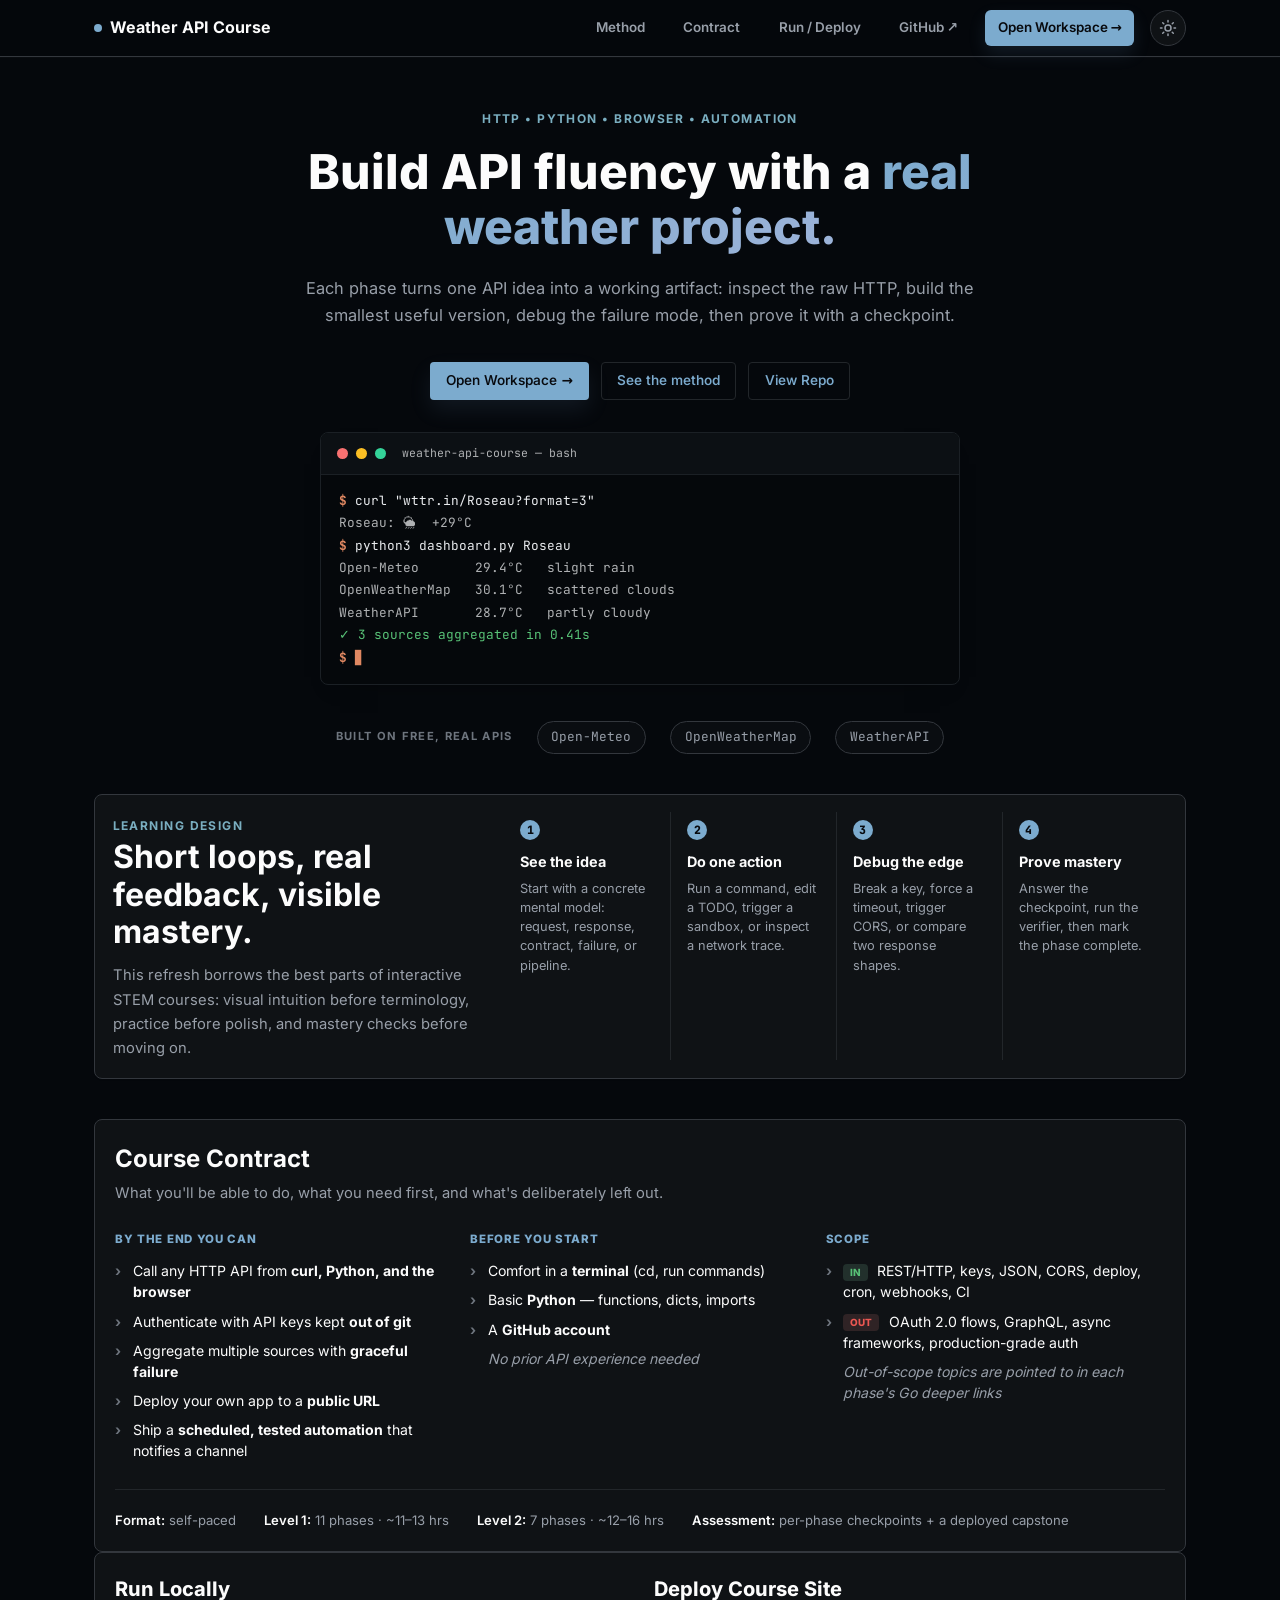
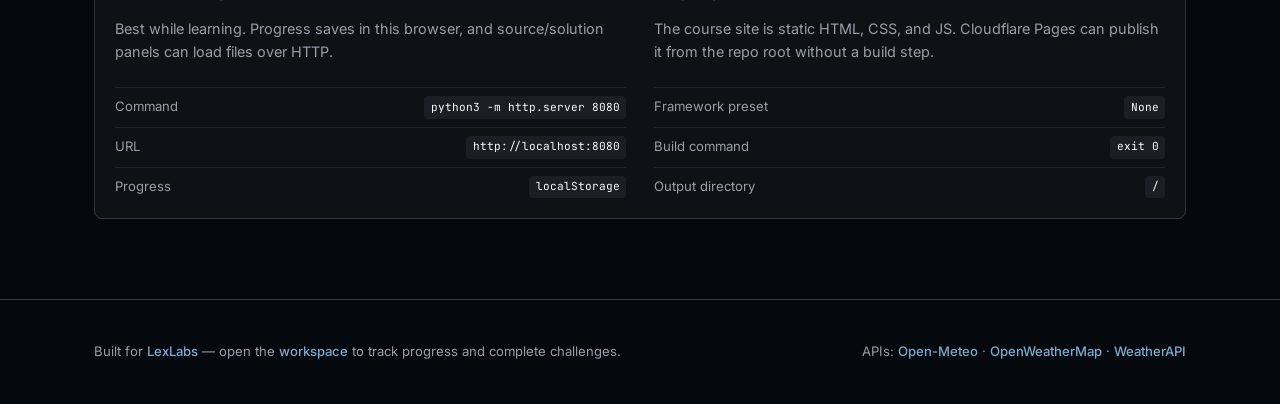
<file: index.html>
<!DOCTYPE html>
<html lang="en" data-theme="dark">
<head>
  <meta charset="UTF-8" />
  <meta name="viewport" content="width=device-width, initial-scale=1.0" />
  <meta name="description" content="A two-level Weather API course for learning HTTP, Python requests, browser fetch, deployment, security, and API automation." />
  <meta name="theme-color" content="#0a0e17" />
  <meta http-equiv="Cache-Control" content="no-store" />
  <meta http-equiv="Pragma" content="no-cache" />
  <meta http-equiv="Expires" content="0" />
  <title>Weather API Course — LexLabs</title>
  <!-- Set the Claude theme before first paint to avoid a flash of the wrong theme. -->
  <script>
    (function () {
      try {
        var saved = localStorage.getItem('wac_theme');
        document.documentElement.setAttribute('data-theme', saved || 'dark');
      } catch (e) {}
    })();
  </script>
  <link rel="stylesheet" href="src/dashboard/css/style.css?v=20" />
</head>
<body>

<a class="skip-link" href="#main-content">Skip to content</a>

<div class="bg-decor" aria-hidden="true">
  <div class="glow glow-1"></div>
  <div class="glow glow-2"></div>
  <div class="glow glow-3"></div>
</div>

<nav>
  <div class="container nav-container">
    <a class="nav-brand" href="index.html">Weather API Course</a>
    <div class="nav-right">
      <a class="nav-link" href="#method">Method</a>
      <a class="nav-link" href="#contract">Contract</a>
      <a class="nav-link" href="#run-deploy">Run / Deploy</a>
      <a class="nav-link" href="https://github.com/Sharquille/weather-api-course" target="_blank" rel="noopener">GitHub ↗</a>
      <a class="nav-link nav-link-cta" href="course.html">Open Workspace →</a>
      <button class="theme-toggle" id="theme-toggle" type="button" onclick="toggleTheme()" aria-label="Toggle theme"></button>
    </div>
  </div>
</nav>

<main id="main-content">
  <div class="container">
    <div class="hero">
      <div class="eyebrow">HTTP &bull; Python &bull; Browser &bull; Automation</div>
      <h1>Build API fluency with a <span>real weather project.</span></h1>
      <p>Each phase turns one API idea into a working artifact: inspect the raw HTTP, build the smallest useful version, debug the failure mode, then prove it with a checkpoint.</p>
      <div class="hero-btns">
        <a class="btn btn-primary" href="course.html">Open Workspace →</a>
        <a class="btn btn-secondary" href="#method">See the method</a>
        <a class="btn btn-secondary" href="https://github.com/Sharquille/weather-api-course" target="_blank" rel="noopener">View Repo</a>
      </div>

      <div class="hero-terminal" aria-label="Example terminal session from the course">
        <div class="terminal-bar">
          <span class="terminal-dot" style="background:#f87171"></span>
          <span class="terminal-dot" style="background:#fbbf24"></span>
          <span class="terminal-dot" style="background:#34d399"></span>
          <span class="terminal-title">weather-api-course — bash</span>
        </div>
        <pre class="terminal-body"><span class="prompt">$</span> <span class="cmd">curl "wttr.in/Roseau?format=3"</span>
Roseau: 🌦  +29°C
<span class="prompt">$</span> <span class="cmd">python3 dashboard.py Roseau</span>
Open-Meteo       29.4°C   slight rain
OpenWeatherMap   30.1°C   scattered clouds
WeatherAPI       28.7°C   partly cloudy
<span class="ok">✓ 3 sources aggregated in 0.41s</span>
<span class="prompt">$</span> <span class="blink">▋</span></pre>
      </div>

      <div class="powered-by">
        <span class="pb-label">Built on free, real APIs</span>
        <span class="pb-item">Open-Meteo</span>
        <span class="pb-item">OpenWeatherMap</span>
        <span class="pb-item">WeatherAPI</span>
      </div>
    </div>
  </div>

  <div class="container" id="method">
    <section class="learning-method" aria-labelledby="method-title">
      <div class="method-copy">
        <span class="eyebrow">Learning design</span>
        <h2 id="method-title">Short loops, real feedback, visible mastery.</h2>
        <p>This refresh borrows the best parts of interactive STEM courses: visual intuition before terminology, practice before polish, and mastery checks before moving on.</p>
      </div>
      <div class="method-grid">
        <div class="method-card">
          <span class="method-step">1</span>
          <h3>See the idea</h3>
          <p>Start with a concrete mental model: request, response, contract, failure, or pipeline.</p>
        </div>
        <div class="method-card">
          <span class="method-step">2</span>
          <h3>Do one action</h3>
          <p>Run a command, edit a TODO, trigger a sandbox, or inspect a network trace.</p>
        </div>
        <div class="method-card">
          <span class="method-step">3</span>
          <h3>Debug the edge</h3>
          <p>Break a key, force a timeout, trigger CORS, or compare two response shapes.</p>
        </div>
        <div class="method-card">
          <span class="method-step">4</span>
          <h3>Prove mastery</h3>
          <p>Answer the checkpoint, run the verifier, then mark the phase complete.</p>
        </div>
      </div>
    </section>
  </div>

  <div class="container" id="contract">
    <div class="contract-card">
      <div class="contract-head">
        <h2>Course Contract</h2>
        <p>What you'll be able to do, what you need first, and what's deliberately left out.</p>
      </div>
      <div class="contract-grid">
        <div class="contract-col">
          <h3>By the end you can</h3>
          <ul>
            <li>Call any HTTP API from <strong>curl, Python, and the browser</strong></li>
            <li>Authenticate with API keys kept <strong>out of git</strong></li>
            <li>Aggregate multiple sources with <strong>graceful failure</strong></li>
            <li>Deploy your own app to a <strong>public URL</strong></li>
            <li>Ship a <strong>scheduled, tested automation</strong> that notifies a channel</li>
          </ul>
        </div>
        <div class="contract-col">
          <h3>Before you start</h3>
          <ul>
            <li>Comfort in a <strong>terminal</strong> (cd, run commands)</li>
            <li>Basic <strong>Python</strong> — functions, dicts, imports</li>
            <li>A <strong>GitHub account</strong></li>
            <li class="contract-soft">No prior API experience needed</li>
          </ul>
        </div>
        <div class="contract-col">
          <h3>Scope</h3>
          <ul>
            <li><span class="scope-in">In</span> REST/HTTP, keys, JSON, CORS, deploy, cron, webhooks, CI</li>
            <li><span class="scope-out">Out</span> OAuth 2.0 flows, GraphQL, async frameworks, production-grade auth</li>
            <li class="contract-soft">Out-of-scope topics are pointed to in each phase's <em>Go deeper</em> links</li>
          </ul>
        </div>
      </div>
      <div class="contract-foot">
        <span><strong>Format:</strong> self-paced</span>
        <span><strong>Level 1:</strong> 11 phases · ~11–13 hrs</span>
        <span><strong>Level 2:</strong> 7 phases · ~12–16 hrs</span>
        <span><strong>Assessment:</strong> per-phase checkpoints + a deployed capstone</span>
      </div>
    </div>
  </div>

  <div class="container deploy-panel" id="run-deploy">
    <div class="deploy-inner deploy-inner-compact">
      <div class="deploy-option">
        <h2>Run Locally</h2>
        <p>Best while learning. Progress saves in this browser, and source/solution panels can load files over HTTP.</p>
        <ul class="deploy-settings">
          <li><span>Command</span><code>python3 -m http.server 8080</code></li>
          <li><span>URL</span><code>http://localhost:8080</code></li>
          <li><span>Progress</span><code>localStorage</code></li>
        </ul>
      </div>
      <div class="deploy-option">
        <h2>Deploy Course Site</h2>
        <p>The course site is static HTML, CSS, and JS. Cloudflare Pages can publish it from the repo root without a build step.</p>
        <ul class="deploy-settings">
          <li><span>Framework preset</span><code>None</code></li>
          <li><span>Build command</span><code>exit 0</code></li>
          <li><span>Output directory</span><code>/</code></li>
        </ul>
      </div>
    </div>
  </div>
</main>

<footer>
  <div class="container footer-container">
    <div>
      <p>Built for <a href="https://lexlabs.org" target="_blank" rel="noopener">LexLabs</a> — open the <a href="course.html">workspace</a> to track progress and complete challenges.</p>
    </div>
    <div>
      <p>APIs: <a href="https://open-meteo.com" target="_blank" rel="noopener">Open-Meteo</a> &middot; <a href="https://openweathermap.org" target="_blank" rel="noopener">OpenWeatherMap</a> &middot; <a href="https://weatherapi.com" target="_blank" rel="noopener">WeatherAPI</a></p>
    </div>
  </div>
</footer>

<script>
  function updateThemeToggle(theme) {
    const btn = document.getElementById('theme-toggle');
    if (!btn) return;
    const toLight = theme === 'dark';
    btn.setAttribute('aria-label', toLight ? 'Switch to light theme' : 'Switch to dark theme');
    btn.setAttribute('title', toLight ? 'Light theme' : 'Dark theme');
    btn.innerHTML = toLight
      ? '<svg viewBox="0 0 24 24" fill="none" stroke="currentColor" stroke-width="2" stroke-linecap="round" aria-hidden="true"><circle cx="12" cy="12" r="4"></circle><path d="M12 2v2M12 20v2M4.93 4.93l1.41 1.41M17.66 17.66l1.41 1.41M2 12h2M20 12h2M6.34 17.66l-1.41 1.41M19.07 4.93l-1.41 1.41"></path></svg>'
      : '<svg viewBox="0 0 24 24" fill="none" stroke="currentColor" stroke-width="2" stroke-linecap="round" stroke-linejoin="round" aria-hidden="true"><path d="M21 12.79A9 9 0 1 1 11.21 3 7 7 0 0 0 21 12.79z"></path></svg>';
  }

  function toggleTheme() {
    var doc = document.documentElement;
    var current = doc.getAttribute('data-theme') || 'dark';
    var next = current === 'light' ? 'dark' : 'light';
    doc.setAttribute('data-theme', next);
    try {
      localStorage.setItem('wac_theme', next);
    } catch(e) {}
    updateThemeToggle(next);
  }

  // Initialize on page load
  (function() {
    var theme = document.documentElement.getAttribute('data-theme') || 'dark';
    updateThemeToggle(theme);
  })();
</script>
</body>
</html>
</file>
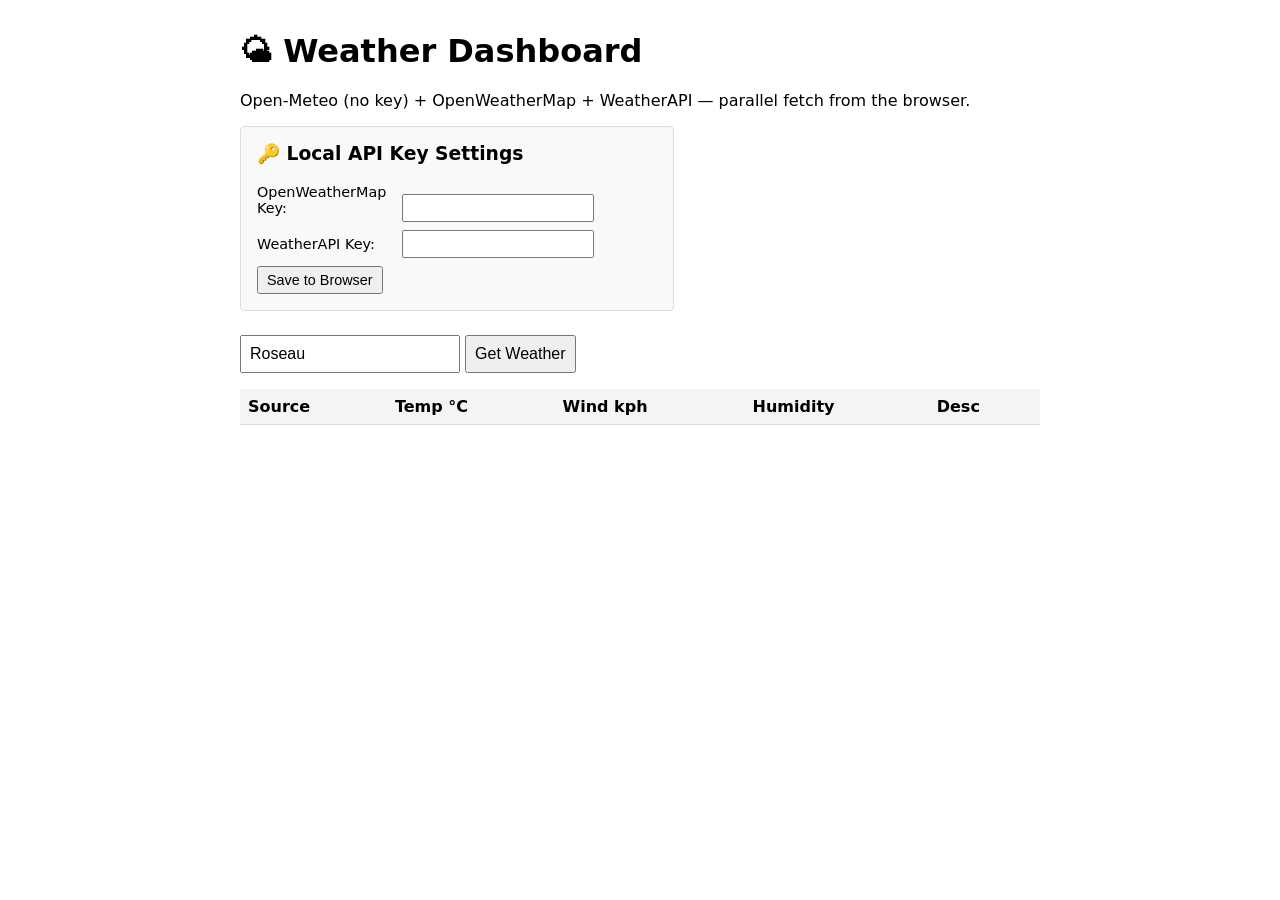
<file: level-1/04-browser-fetch/solution/index.html>
<!DOCTYPE html>
<html lang="en">
<head>
<meta charset="UTF-8">
<title>Weather Dashboard</title>
<style>
  body { font-family: system-ui; max-width: 800px; margin: 2rem auto; padding: 0 1rem; }
  table { width: 100%; border-collapse: collapse; margin-top: 1rem; }
  th, td { padding: 0.5rem; border-bottom: 1px solid #ddd; text-align: left; }
  th { background: #f4f4f4; }
  input, button { padding: 0.5rem; font-size: 1rem; }
  .err { color: #a00; }
</style>
</head>
<body>
<h1>🌤 Weather Dashboard</h1>
<p>Open-Meteo (no key) + OpenWeatherMap + WeatherAPI — parallel fetch from the browser.</p>

<div id="key-manager" style="background: #f9f9f9; border: 1px solid #ddd; padding: 1rem; border-radius: 4px; margin-bottom: 1.5rem; max-width: 400px;">
  <h3 style="margin-top: 0;">🔑 Local API Key Settings</h3>
  <div style="margin-bottom: 0.5rem;">
    <label for="owm_key" style="display: inline-block; width: 140px; font-size: 0.9rem;">OpenWeatherMap Key:</label>
    <input type="password" id="owm_key" style="padding: 0.25rem; font-size: 0.9rem;">
  </div>
  <div style="margin-bottom: 0.5rem;">
    <label for="wapi_key" style="display: inline-block; width: 140px; font-size: 0.9rem;">WeatherAPI Key:</label>
    <input type="password" id="wapi_key" style="padding: 0.25rem; font-size: 0.9rem;">
  </div>
  <button id="save-keys" style="padding: 0.25rem 0.5rem; font-size: 0.9rem;">Save to Browser</button>
  <span id="save-msg" style="color: green; margin-left: 0.5rem; font-size: 0.9rem;"></span>
</div>

<input id="city" value="Roseau" placeholder="City name">
<button id="go">Get Weather</button>

<table id="out">
  <thead><tr><th>Source</th><th>Temp °C</th><th>Wind kph</th><th>Humidity</th><th>Desc</th></tr></thead>
  <tbody></tbody>
</table>
<p id="status"></p>

<script>
// Local key management UI helpers
document.getElementById("owm_key").value = localStorage.getItem("OWM_KEY") || "";
document.getElementById("wapi_key").value = localStorage.getItem("WEATHERAPI_KEY") || "";

document.getElementById("save-keys").addEventListener("click", () => {
  localStorage.setItem("OWM_KEY", document.getElementById("owm_key").value.trim());
  localStorage.setItem("WEATHERAPI_KEY", document.getElementById("wapi_key").value.trim());
  const msg = document.getElementById("save-msg");
  msg.textContent = "Saved!";
  setTimeout(() => msg.textContent = "", 2000);
});

async function fetchOpenMeteo(city) {
  const geo = await fetch(
    `https://geocoding-api.open-meteo.com/v1/search?name=${encodeURIComponent(city)}&count=1`
  ).then(r => r.json());
  if (!geo.results) throw new Error("city not found");
  const { latitude: lat, longitude: lon } = geo.results[0];

  const url = new URL("https://api.open-meteo.com/v1/forecast");
  url.searchParams.set("latitude", lat);
  url.searchParams.set("longitude", lon);
  url.searchParams.set("current", "temperature_2m,wind_speed_10m,relative_humidity_2m,weather_code");
  url.searchParams.set("wind_speed_unit", "kmh");

  const r = await fetch(url);
  if (!r.ok) throw new Error(`HTTP ${r.status}`);
  const d = await r.json();
  const cw = d.current;
  return {
    source: "Open-Meteo",
    temp_c: cw.temperature_2m,
    wind_kph: cw.wind_speed_10m,
    humidity: cw.relative_humidity_2m,
    desc: "code " + cw.weather_code,
  };
}

async function fetchOWM(city) {
  const key = localStorage.getItem("OWM_KEY");
  if (!key) throw new Error("set localStorage.OWM_KEY in console first");
  const r = await fetch(
    `https://api.openweathermap.org/data/2.5/weather?q=${encodeURIComponent(city)}&appid=${key}&units=metric`
  );
  if (!r.ok) throw new Error(`HTTP ${r.status}`);
  const d = await r.json();
  return {
    source: "OpenWeatherMap",
    temp_c: d.main.temp,
    wind_kph: Math.round(d.wind.speed * 3.6 * 10) / 10,
    humidity: d.main.humidity,
    desc: d.weather[0].description,
  };
}

async function fetchWeatherAPI(city) {
  const key = localStorage.getItem("WEATHERAPI_KEY");
  if (!key) throw new Error("set localStorage.WEATHERAPI_KEY in console first");
  const r = await fetch(
    `https://api.weatherapi.com/v1/current.json?key=${key}&q=${encodeURIComponent(city)}&aqi=no`
  );
  if (!r.ok) throw new Error(`HTTP ${r.status}`);
  const d = await r.json();
  return {
    source: "WeatherAPI",
    temp_c: d.current.temp_c,
    wind_kph: d.current.wind_kph,
    humidity: d.current.humidity,
    desc: d.current.condition.text,
  };
}

const sources = [fetchOpenMeteo, fetchOWM, fetchWeatherAPI];

document.getElementById("go").addEventListener("click", async () => {
  const city = document.getElementById("city").value;
  const tbody = document.querySelector("#out tbody");
  const status = document.getElementById("status");
  tbody.innerHTML = "";
  status.textContent = "Loading…";

  const settled = await Promise.allSettled(sources.map(fn => fn(city)));
  for (const s of settled) {
    const tr = document.createElement("tr");
    if (s.status === "fulfilled") {
      const r = s.value;
      tr.innerHTML = `<td>${r.source}</td><td>${r.temp_c}</td><td>${r.wind_kph}</td><td>${r.humidity}</td><td>${r.desc}</td>`;
    } else {
      tr.innerHTML = `<td colspan="5" class="err">${s.reason.message}</td>`;
    }
    tbody.appendChild(tr);
  }
  status.textContent = `Done at ${new Date().toLocaleTimeString()}`;
});
</script>
</body>
</html>
</file>
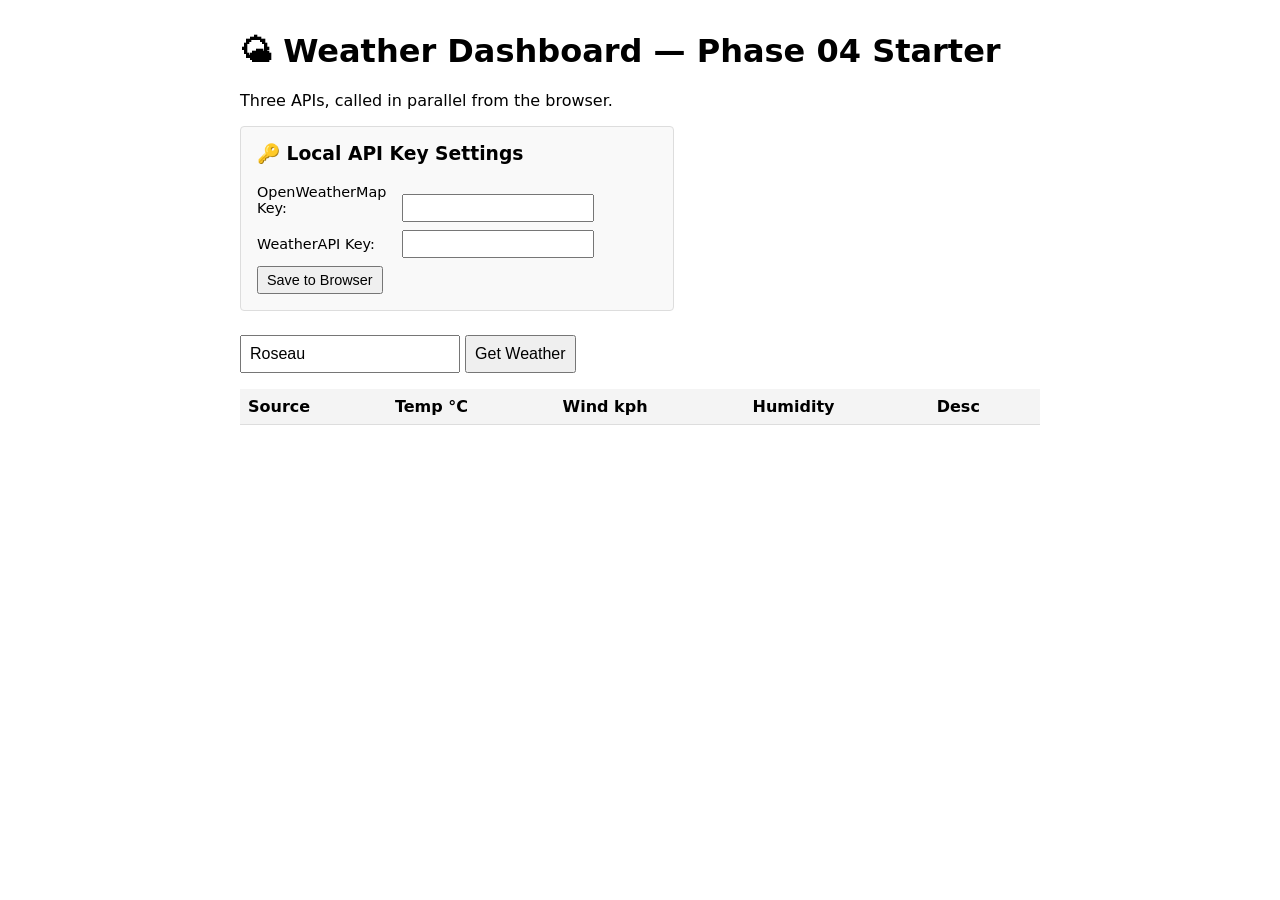
<file: level-1/04-browser-fetch/starter/index.html>
<!DOCTYPE html>
<html lang="en">
<head>
<meta charset="UTF-8">
<title>Weather Dashboard — Starter</title>
<style>
  body { font-family: system-ui; max-width: 800px; margin: 2rem auto; padding: 0 1rem; }
  table { width: 100%; border-collapse: collapse; margin-top: 1rem; }
  th, td { padding: 0.5rem; border-bottom: 1px solid #ddd; text-align: left; }
  th { background: #f4f4f4; }
  input, button { padding: 0.5rem; font-size: 1rem; }
  .err { color: #a00; }
  .ok  { color: #0a0; }
</style>
</head>
<body>
<h1>🌤 Weather Dashboard — Phase 04 Starter</h1>
<p>Three APIs, called in parallel from the browser.</p>

<div id="key-manager" style="background: #f9f9f9; border: 1px solid #ddd; padding: 1rem; border-radius: 4px; margin-bottom: 1.5rem; max-width: 400px;">
  <h3 style="margin-top: 0;">🔑 Local API Key Settings</h3>
  <div style="margin-bottom: 0.5rem;">
    <label for="owm_key" style="display: inline-block; width: 140px; font-size: 0.9rem;">OpenWeatherMap Key:</label>
    <input type="password" id="owm_key" style="padding: 0.25rem; font-size: 0.9rem;">
  </div>
  <div style="margin-bottom: 0.5rem;">
    <label for="wapi_key" style="display: inline-block; width: 140px; font-size: 0.9rem;">WeatherAPI Key:</label>
    <input type="password" id="wapi_key" style="padding: 0.25rem; font-size: 0.9rem;">
  </div>
  <button id="save-keys" style="padding: 0.25rem 0.5rem; font-size: 0.9rem;">Save to Browser</button>
  <span id="save-msg" style="color: green; margin-left: 0.5rem; font-size: 0.9rem;"></span>
</div>

<input id="city" value="Roseau" placeholder="City name">
<button id="go">Get Weather</button>

<table id="out">
  <thead><tr><th>Source</th><th>Temp °C</th><th>Wind kph</th><th>Humidity</th><th>Desc</th></tr></thead>
  <tbody></tbody>
</table>
<p id="status"></p>

<script>
// Local key management UI helpers
document.getElementById("owm_key").value = localStorage.getItem("OWM_KEY") || "";
document.getElementById("wapi_key").value = localStorage.getItem("WEATHERAPI_KEY") || "";

document.getElementById("save-keys").addEventListener("click", () => {
  localStorage.setItem("OWM_KEY", document.getElementById("owm_key").value.trim());
  localStorage.setItem("WEATHERAPI_KEY", document.getElementById("wapi_key").value.trim());
  const msg = document.getElementById("save-msg");
  msg.textContent = "Saved!";
  setTimeout(() => msg.textContent = "", 2000);
});

// ─────────────────────────────────────────────
//  Part A — Open-Meteo (no key)
// ─────────────────────────────────────────────

async function fetchOpenMeteo(city) {
  // TODO 1: Geocode the city using the Open-Meteo geocoding API
  // TODO 2: Fetch current weather using the Open-Meteo forecast API
  // Return: { source, temp_c, wind_kph, humidity, desc }
}


// ─────────────────────────────────────────────
//  Part B — OpenWeatherMap (key in localStorage)
// ─────────────────────────────────────────────

async function fetchOWM(city) {
  // TODO 3: Read OWM_KEY from localStorage
  // TODO 4: Call the OWM current weather endpoint
  // Return: same shape
}


// ─────────────────────────────────────────────
//  Part C — WeatherAPI (key in localStorage)
// ─────────────────────────────────────────────

async function fetchWeatherAPI(city) {
  // TODO 5: Read WEATHERAPI_KEY from localStorage
  // TODO 6: Call the WeatherAPI current.json endpoint
  // Return: same shape
}


// ─────────────────────────────────────────────
//  Part D — Click handler — run all 3 in parallel
// ─────────────────────────────────────────────

const sources = [fetchOpenMeteo, fetchOWM, fetchWeatherAPI];

document.getElementById("go").addEventListener("click", async () => {
  const city = document.getElementById("city").value;
  const tbody = document.querySelector("#out tbody");
  const status = document.getElementById("status");
  tbody.innerHTML = "";
  status.textContent = "Loading…";

  // TODO 7: Use Promise.allSettled() to call all 3 sources
  // TODO 8: For each settled result, append a <tr> to tbody
  //   - fulfilled → row with data
  //   - rejected  → row with colspan=5 and the error message in red
});
</script>
</body>
</html>
</file>
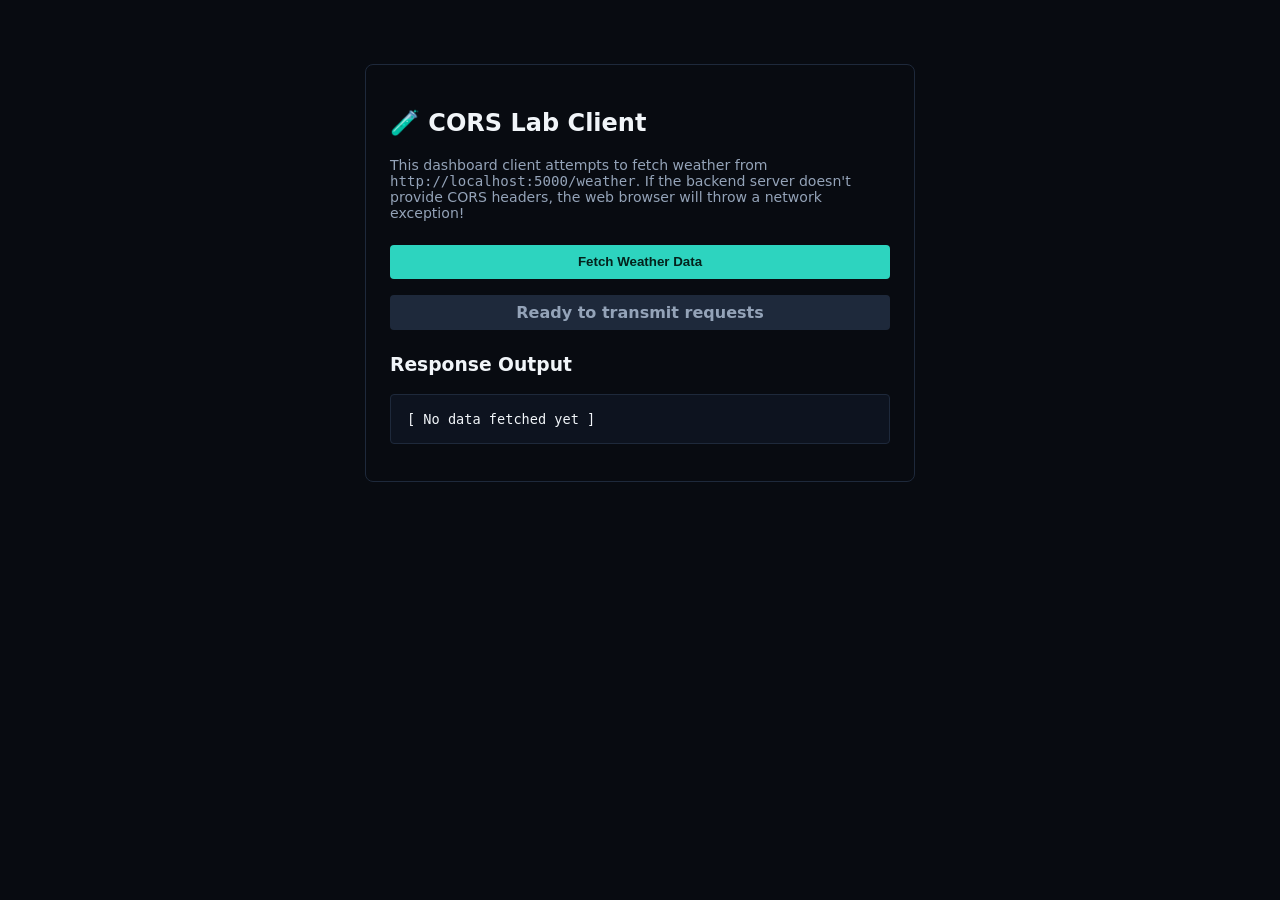
<file: level-1/08-cors-mocking/solution/index.html>
<!DOCTYPE html>
<html lang="en">
<head>
  <meta charset="UTF-8">
  <title>CORS Lab Client — LexLabs</title>
  <style>
    body {
      background: #080b11;
      color: #f1f5f9;
      font-family: ui-sans-serif, system-ui, sans-serif;
      max-width: 500px;
      margin: 4rem auto;
      padding: 1.5rem;
      border: 1px solid #1e293b;
      border-radius: 8px;
    }
    button {
      background: #2dd4bf;
      color: #04221c;
      border: none;
      padding: 0.6rem 1.2rem;
      font-weight: 700;
      border-radius: 4px;
      cursor: pointer;
      width: 100%;
      transition: background 0.15s ease;
    }
    button:hover { background: #14b8a6; }
    pre {
      background: #0d131f;
      padding: 1rem;
      border-radius: 4px;
      border: 1px solid #1e293b;
      font-family: monospace;
      font-size: 0.85rem;
      white-space: pre-wrap;
      overflow-x: auto;
    }
    .status {
      font-weight: 700;
      margin-top: 1rem;
      padding: 0.5rem;
      border-radius: 4px;
      text-align: center;
    }
    .status-idle { background: #1e293b; color: #94a3b8; }
    .status-success { background: #064e3b; color: #34d399; }
    .status-error { background: #7f1d1d; color: #f87171; }
  </style>
</head>
<body>

  <h2>🧪 CORS Lab Client</h2>
  <p style="color:#94a3b8; font-size:0.88rem; margin-bottom:1.5rem;">
    This dashboard client attempts to fetch weather from <code>http://localhost:5000/weather</code>. 
    If the backend server doesn't provide CORS headers, the web browser will throw a network exception!
  </p>

  <button id="fetch-btn">Fetch Weather Data</button>

  <div id="status-box" class="status status-idle">Ready to transmit requests</div>

  <h3 style="margin-top:1.5rem;">Response Output</h3>
  <pre id="output-box">[ No data fetched yet ]</pre>

  <script>
    document.getElementById('fetch-btn').addEventListener('click', async () => {
      const statusBox = document.getElementById('status-box');
      const outputBox = document.getElementById('output-box');

      statusBox.className = 'status status-idle';
      statusBox.textContent = 'Fetching data...';
      outputBox.textContent = 'Transmitting HTTP packet...';

      try {
        const response = await fetch('http://localhost:5000/weather');
        
        if (!response.ok) {
          throw new Error(`HTTP ${response.status}: ${response.statusText}`);
        }

        const data = await response.json();
        
        statusBox.className = 'status status-success';
        statusBox.textContent = '✓ Fetch Succeeded!';
        outputBox.textContent = JSON.stringify(data, null, 2);
      } catch (err) {
        statusBox.className = 'status status-error';
        statusBox.textContent = '✗ Fetch Blocked!';
        outputBox.innerHTML = `<span style="color:#f87171; font-weight:bold;">Network Error!</span>\n` +
          `The request was blocked by the browser. Open your browser DevTools Console (F12) to inspect the CORS exception:\n\n` +
          `${err.message}`;
      }
    });
  </script>
</body>
</html>
</file>
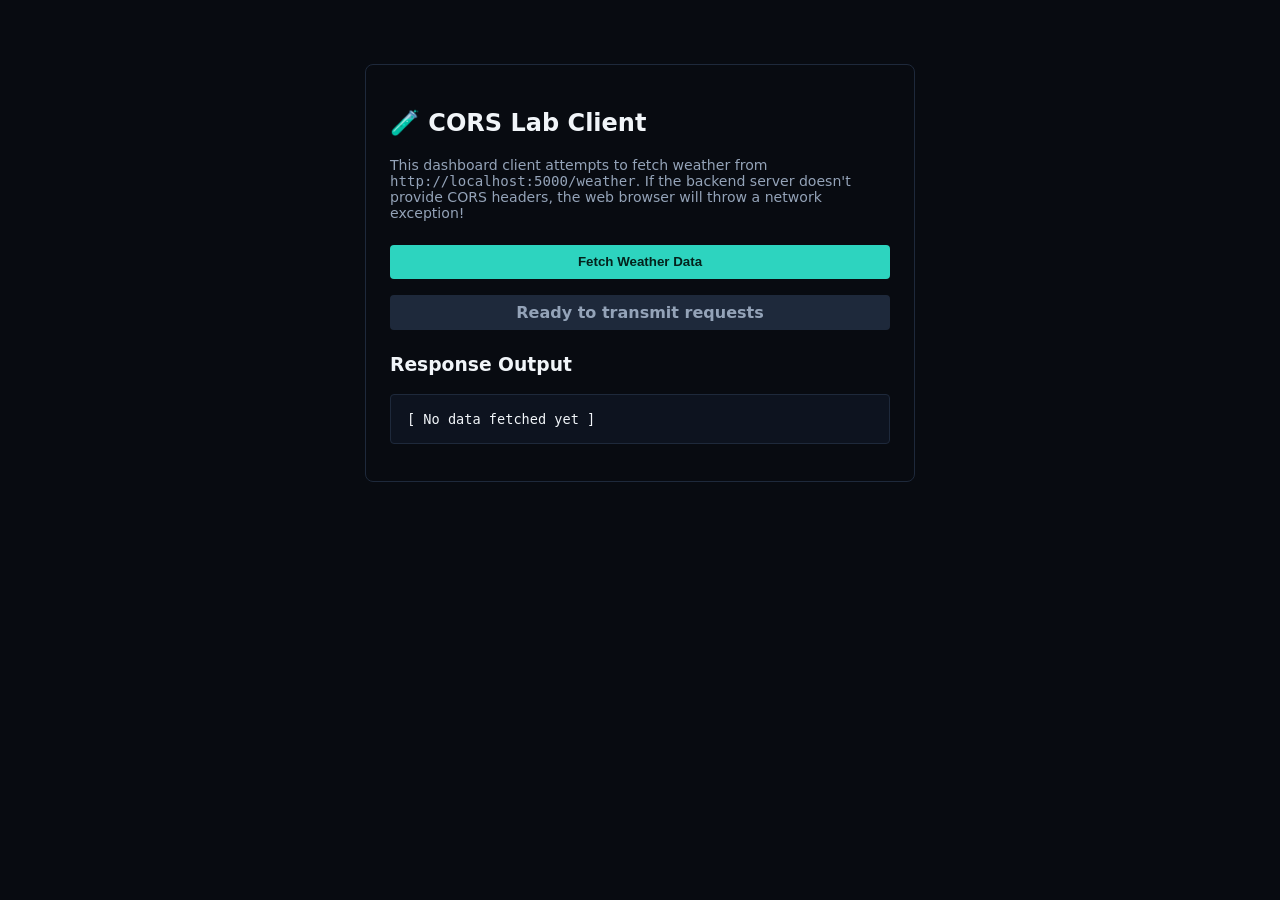
<file: level-1/08-cors-mocking/starter/index.html>
<!DOCTYPE html>
<html lang="en">
<head>
  <meta charset="UTF-8">
  <title>CORS Lab Client — LexLabs</title>
  <style>
    body {
      background: #080b11;
      color: #f1f5f9;
      font-family: ui-sans-serif, system-ui, sans-serif;
      max-width: 500px;
      margin: 4rem auto;
      padding: 1.5rem;
      border: 1px solid #1e293b;
      border-radius: 8px;
    }
    button {
      background: #2dd4bf;
      color: #04221c;
      border: none;
      padding: 0.6rem 1.2rem;
      font-weight: 700;
      border-radius: 4px;
      cursor: pointer;
      width: 100%;
      transition: background 0.15s ease;
    }
    button:hover { background: #14b8a6; }
    pre {
      background: #0d131f;
      padding: 1rem;
      border-radius: 4px;
      border: 1px solid #1e293b;
      font-family: monospace;
      font-size: 0.85rem;
      white-space: pre-wrap;
      overflow-x: auto;
    }
    .status {
      font-weight: 700;
      margin-top: 1rem;
      padding: 0.5rem;
      border-radius: 4px;
      text-align: center;
    }
    .status-idle { background: #1e293b; color: #94a3b8; }
    .status-success { background: #064e3b; color: #34d399; }
    .status-error { background: #7f1d1d; color: #f87171; }
  </style>
</head>
<body>

  <h2>🧪 CORS Lab Client</h2>
  <p style="color:#94a3b8; font-size:0.88rem; margin-bottom:1.5rem;">
    This dashboard client attempts to fetch weather from <code>http://localhost:5000/weather</code>. 
    If the backend server doesn't provide CORS headers, the web browser will throw a network exception!
  </p>

  <button id="fetch-btn">Fetch Weather Data</button>

  <div id="status-box" class="status status-idle">Ready to transmit requests</div>

  <h3 style="margin-top:1.5rem;">Response Output</h3>
  <pre id="output-box">[ No data fetched yet ]</pre>

  <script>
    document.getElementById('fetch-btn').addEventListener('click', async () => {
      const statusBox = document.getElementById('status-box');
      const outputBox = document.getElementById('output-box');

      statusBox.className = 'status status-idle';
      statusBox.textContent = 'Fetching data...';
      outputBox.textContent = 'Transmitting HTTP packet...';

      try {
        // TODO: Call the backend server endpoint http://localhost:5000/weather
        const response = await fetch('http://localhost:5000/weather');
        
        if (!response.ok) {
          throw new Error(`HTTP ${response.status}: ${response.statusText}`);
        }

        const data = await response.json();
        
        statusBox.className = 'status status-success';
        statusBox.textContent = '✓ Fetch Succeeded!';
        outputBox.textContent = JSON.stringify(data, null, 2);
      } catch (err) {
        statusBox.className = 'status status-error';
        statusBox.textContent = '✗ Fetch Blocked!';
        outputBox.innerHTML = `<span style="color:#f87171; font-weight:bold;">Network Error!</span>\n` +
          `The request was blocked by the browser. Open your browser DevTools Console (F12) to inspect the CORS exception:\n\n` +
          `${err.message}`;
      }
    });
  </script>
</body>
</html>
</file>
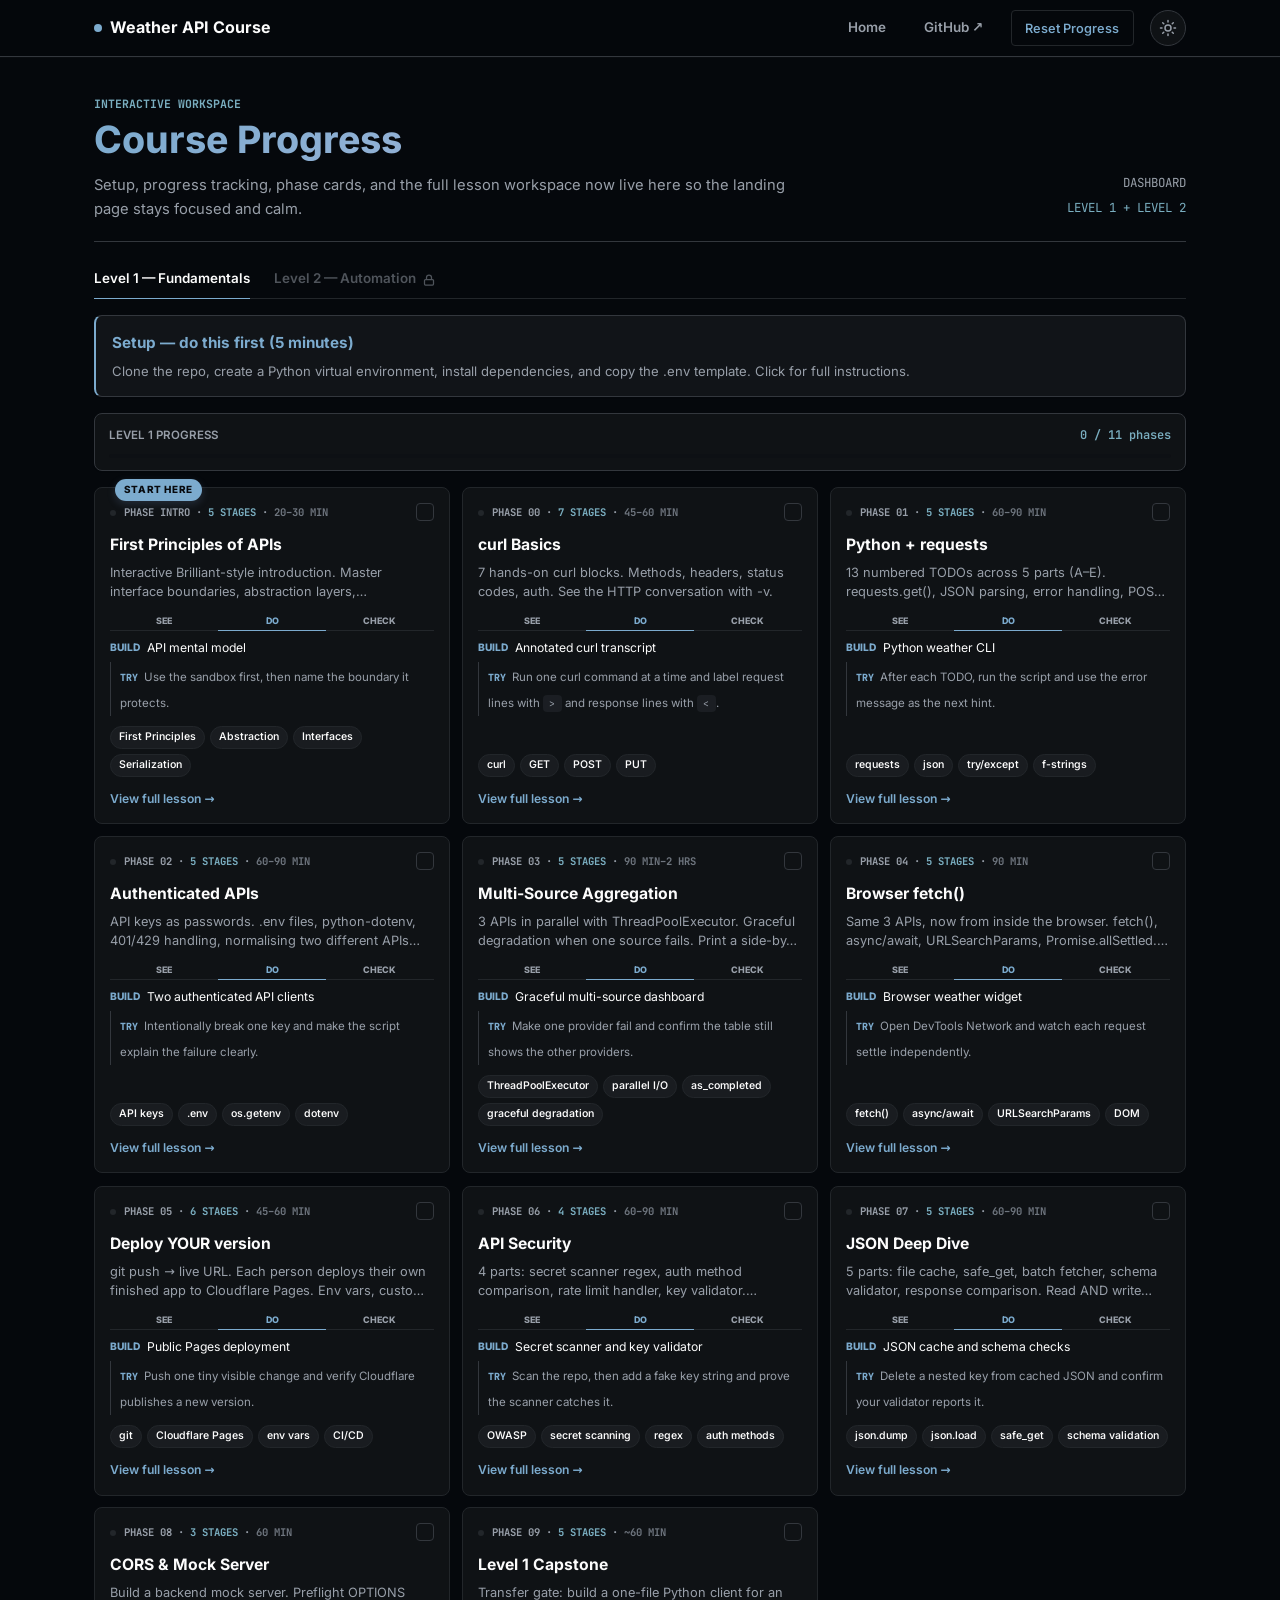
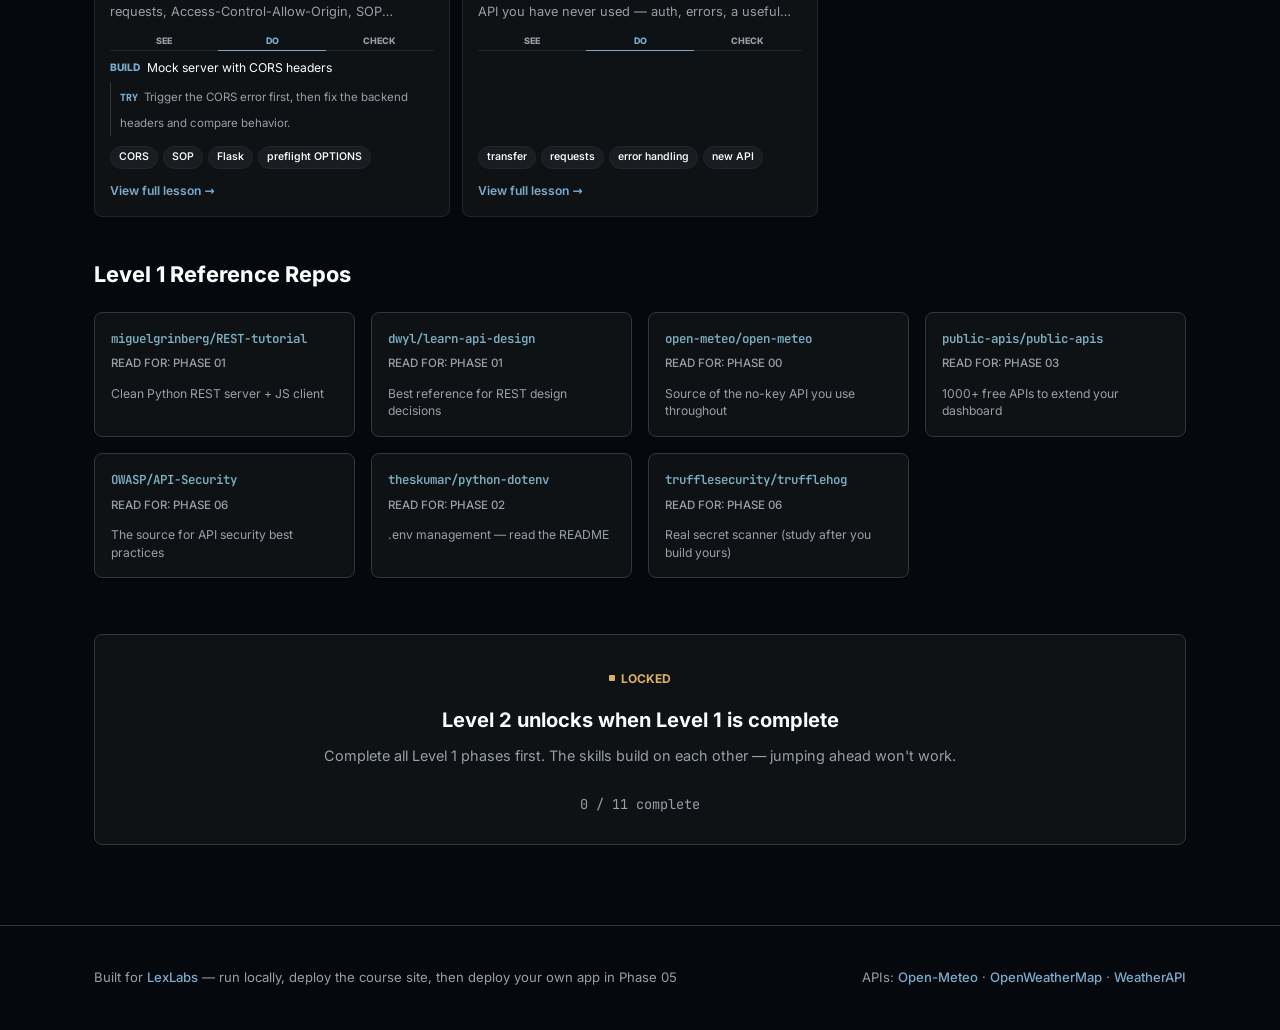
<file: course.html>
<!DOCTYPE html>
<html lang="en" data-theme="dark">
<head>
  <meta charset="UTF-8" />
  <meta name="viewport" content="width=device-width, initial-scale=1.0" />
  <meta name="description" content="A two-level Weather API course for learning HTTP, Python requests, browser fetch, deployment, security, and API automation." />
  <meta name="theme-color" content="#0a0e17" />
  <meta http-equiv="Cache-Control" content="no-store" />
  <meta http-equiv="Pragma" content="no-cache" />
  <meta http-equiv="Expires" content="0" />
  <title>Weather API Course Workspace — LexLabs</title>
  <!-- Set the Claude theme before first paint to avoid a flash of the wrong theme. -->
  <script>
    (function () {
      try {
        var saved = localStorage.getItem('wac_theme');
        document.documentElement.setAttribute('data-theme', saved || 'dark');
      } catch (e) {}
    })();
  </script>
  <link id="wac-style" rel="stylesheet" href="src/dashboard/css/style.css?v=20" />
  <script>
    (function () {
      var bust = 'v=18&t=' + Date.now();
      var css = document.getElementById('wac-style');
      if (css) css.href = 'src/dashboard/css/style.css?' + bust;
      window.WAC_EXPECTED_BUILD = 'focused-lab-v18';
    })();
  </script>
</head>
<body>

<a class="skip-link" href="#main-content">Skip to content</a>

<div class="bg-decor" aria-hidden="true">
  <div class="glow glow-1"></div>
  <div class="glow glow-2"></div>
  <div class="glow glow-3"></div>
</div>

<nav>
  <div class="container nav-container">
    <a class="nav-brand" href="index.html">Weather API Course</a>
    <div class="nav-right">
      <a class="nav-link" href="index.html">Home</a>
      <a class="nav-link" href="https://github.com/Sharquille/weather-api-course" target="_blank" rel="noopener">GitHub ↗</a>
      <button class="btn btn-secondary btn-sm" type="button" onclick="resetProgress()">Reset Progress</button>
      <button class="theme-toggle" id="theme-toggle" type="button" onclick="toggleTheme()" aria-label="Toggle theme"></button>
    </div>
  </div>
</nav>

<main id="main-content" class="page-shell">
  <div class="container">
    <header class="page-header">
      <div class="page-header-copy">
        <span class="page-header-kicker">Interactive Workspace</span>
        <h1 class="page-header-title">Course Progress</h1>
        <p class="page-header-note">Setup, progress tracking, phase cards, and the full lesson workspace now live here so the landing page stays focused and calm.</p>
      </div>
      <div class="page-header-meta" aria-label="Workspace metadata">
        <span>Dashboard</span>
        <span>Level 1 + Level 2</span>
      </div>
    </header>
  </div>

  <div class="container page-tabs" id="tabs">
    <div class="tabs-wrap">
      <div class="tabs" role="tablist">
        <button class="tab-btn active" role="tab" aria-selected="true" aria-controls="panel-l1" onclick="switchTab('l1')" id="tab-l1">Level 1 — Fundamentals</button>
        <button class="tab-btn locked" role="tab" aria-selected="false" aria-controls="panel-l2" onclick="switchTab('l2')" id="tab-l2">Level 2 — Automation</button>
      </div>
    </div>

    <!-- LEVEL 1 -->
    <div class="tab-panel active" id="panel-l1" role="tabpanel" aria-labelledby="tab-l1">
      <div class="setup-card" role="button" tabindex="0" aria-label="Open setup instructions" onclick="openSetup()" onkeydown="cardKey(event, openSetup)">
        <h3>Setup — do this first (5 minutes)</h3>
        <p>Clone the repo, create a Python virtual environment, install dependencies, and copy the .env template. Click for full instructions.</p>
      </div>

      <div class="progress-section">
        <div class="progress-header">
          <span>Level 1 Progress</span>
          <span id="l1-progress-label">0 / 11 phases</span>
        </div>
        <div class="progress-track"><div class="progress-fill" id="l1-fill" style="width:0%"></div></div>
      </div>

      <div class="phases" id="l1-grid"></div>

      <div class="section">
        <h2>Level 1 Reference Repos</h2>
        <div class="repos" id="l1-repos"></div>
      </div>
    </div>

    <!-- LEVEL 2 -->
    <div class="tab-panel" id="panel-l2" role="tabpanel" aria-labelledby="tab-l2">
      <div id="l2-lock-banner" class="lock-banner">
        <div class="lock-icon">Locked</div>
        <h3>Level 2 unlocks when Level 1 is complete</h3>
        <p>Complete all Level 1 phases first. The skills build on each other — jumping ahead won't work.</p>
        <div class="lock-progress">
          <span id="l2-lock-label">0 / 11 complete</span>
        </div>
      </div>

      <div id="l2-content" style="display:none">
        <div class="progress-section">
          <div class="progress-header">
            <span>Level 2 Progress</span>
            <span id="l2-progress-label">0 / 7 phases</span>
          </div>
          <div class="progress-track"><div class="progress-fill" id="l2-fill" style="width:0%"></div></div>
        </div>

        <div class="phases" id="l2-grid"></div>

        <div class="section">
          <h2>Level 2 Reference Repos</h2>
          <div class="repos" id="l2-repos"></div>
        </div>
      </div>
    </div>
  </div>
</main>

<footer>
  <div class="container footer-container">
    <div>
      <p>Built for <a href="https://lexlabs.org" target="_blank" rel="noopener">LexLabs</a> — run locally, deploy the course site, then deploy your own app in Phase 05</p>
    </div>
    <div>
      <p>APIs: <a href="https://open-meteo.com" target="_blank" rel="noopener">Open-Meteo</a> &middot; <a href="https://openweathermap.org" target="_blank" rel="noopener">OpenWeatherMap</a> &middot; <a href="https://weatherapi.com" target="_blank" rel="noopener">WeatherAPI</a></p>
    </div>
  </div>
</footer>

<div class="modal-overlay" id="modal-overlay" onclick="if(event.target===this) closeModal()">
  <div class="modal">
    <button class="modal-close" onclick="closeModal()" aria-label="Close modal">&times;</button>
    <div id="modal-content"></div>
  </div>
</div>

<script>
  (function () {
    var script = document.createElement('script');
    script.src = 'src/dashboard/js/main.js?v=20&t=' + Date.now();
    script.onload = function () {
      if (window.WAC_BUILD !== window.WAC_EXPECTED_BUILD) {
        document.body.classList.add('stale-build');
      }
    };
    script.onerror = function () {
      document.body.classList.add('stale-build');
    };
    document.body.appendChild(script);
  })();
</script>
</body>
</html>
</file>
<file: src/dashboard/css/style.css>
@font-face {
  font-family: 'Inter';
  font-style: normal;
  font-weight: 100 900;
  font-display: swap;
  src: url('../../../fonts/inter.woff2') format('woff2');
}
@font-face {
  font-family: 'JetBrains Mono';
  font-style: normal;
  font-weight: 100 800;
  font-display: swap;
  src: url('../../../fonts/jetbrains-mono.woff2') format('woff2');
}

/* ==========================================
   PRIMITIVE TOKENS
   ========================================== */
:root {
  /* Raw colors */
  --white: oklch(100% 0 0);
  --black: oklch(0% 0 0);
  --snow: oklch(0.9911 0 0);
  --eclipse: oklch(0.2103 0.0059 285.89);

  /* Base spacing scale */
  --spacing: 0.25rem;
  --space-1: calc(var(--spacing) * 1);
  --space-2: calc(var(--spacing) * 2);
  --space-3: calc(var(--spacing) * 3);
  --space-4: calc(var(--spacing) * 4);
  --space-5: calc(var(--spacing) * 5);
  --space-6: calc(var(--spacing) * 6);
  --space-8: calc(var(--spacing) * 8);
  --space-10: calc(var(--spacing) * 10);
  --space-12: calc(var(--spacing) * 12);

  --border-width: 1px;
  --disabled-opacity: 0.5;

  /* Radius */
  --radius: 0.5rem;
  --radius-xs: calc(var(--radius) * 0.25);
  --radius-sm: calc(var(--radius) * 0.5);
  --radius-md: calc(var(--radius) * 0.75);
  --radius-lg: calc(var(--radius) * 1);
  --radius-xl: calc(var(--radius) * 1.5);
  --radius-full: 999px;

  /* Shadows */
  --shadow-xs: 0 1px 2px rgba(0, 0, 0, 0.03);
  --shadow-sm: 0 1px 2px rgba(0, 0, 0, 0.03), 0 8px 20px rgba(0, 0, 0, 0.03);
  --shadow-md: 0 12px 24px rgba(0, 0, 0, 0.08), 0 3px 8px rgba(0, 0, 0, 0.04);
  --shadow-lg: 0 20px 45px rgba(0, 0, 0, 0.22);

  /* Motion + typography */
  --ease: cubic-bezier(0.32, 0.72, 0, 1);
  --ease-std: cubic-bezier(0.25, 0.46, 0.45, 0.94);
  --duration-fast: 0.15s;
  --duration-normal: 0.18s;
  --duration-slow: 0.3s;
  --font-sans: 'Inter', system-ui, -apple-system, BlinkMacSystemFont, "Segoe UI", Roboto, sans-serif;
  --font-mono: 'JetBrains Mono', Consolas, Menlo, Monaco, "Courier New", monospace;

  /* Always-dark code / terminal surfaces */
  --code-bg: oklch(0.13 0.010 245);
  --code-panel: oklch(0.17 0.010 245);
  --code-border: oklch(0.24 0.012 245);
  --code-text: oklch(0.94 0.004 245);
  --code-muted: oklch(0.76 0.004 245);

  /* Status primitives */
  --green: oklch(0.7329 0.146 150.81);
  --green-rgb: 122, 191, 147;
  --yellow: oklch(0.7819 0.108 82.33);
  --red: oklch(0.6532 0.184 25.74);
  --red-rgb: 208, 123, 116;
}

/* ==========================================
   SEMANTIC TOKENS
   ========================================== */
:root,
[data-theme="dark"] {
  color-scheme: dark;
  --bg: oklch(0.132 0.010 255);
  --surface: oklch(0.180 0.008 255);
  --surface2: oklch(0.235 0.010 255);
  --border: oklch(0.265 0.010 255);
  --border-light: oklch(0.335 0.012 255);
  --accent: oklch(0.720 0.072 242);
  --accent-hover: oklch(0.765 0.070 242);
  --accent-rgb: 126, 169, 220;
  --on-accent: oklch(0.145 0.010 255);
  --cyan: oklch(0.720 0.060 222);
  --text: var(--snow);
  --muted: oklch(0.700 0.016 255);
  --muted2: oklch(0.560 0.016 255);
  --ws-sidebar: oklch(0.118 0.010 255);
  --ws-stage-head: oklch(0.155 0.010 255);

  --color-background: var(--bg);
  --color-foreground: var(--text);
  --color-surface: var(--surface);
  --color-surface-subtle: var(--surface2);
  --color-border: var(--border);
  --color-border-subtle: var(--border-light);
  --color-primary: var(--accent);
  --color-primary-hover: var(--accent-hover);
  --color-primary-foreground: var(--on-accent);
  --color-muted: var(--muted);
  --color-muted-strong: var(--muted2);
  --color-info: var(--cyan);
  --color-success: var(--green);
  --color-warning: var(--yellow);
  --color-danger: var(--red);
}

[data-theme="light"] {
  color-scheme: light;
  --bg: oklch(0.985 0.008 225);
  --surface: var(--white);
  --surface2: oklch(0.945 0.010 225);
  --border: oklch(0.88 0.012 225);
  --border-light: oklch(0.93 0.008 225);
  --accent: oklch(0.46 0.08 238);
  --accent-hover: oklch(0.42 0.07 238);
  --accent-rgb: 86, 126, 170;
  --on-accent: var(--snow);
  --cyan: oklch(0.54 0.05 230);
  --text: oklch(0.20 0.03 225);
  --muted: oklch(0.52 0.015 225);
  --muted2: oklch(0.60 0.01 225);
  --ws-sidebar: oklch(0.950 0.012 215);
  --ws-stage-head: oklch(0.950 0.012 215);

  --color-background: var(--bg);
  --color-foreground: var(--text);
  --color-surface: var(--surface);
  --color-surface-subtle: var(--surface2);
  --color-border: var(--border);
  --color-border-subtle: var(--border-light);
  --color-primary: var(--accent);
  --color-primary-hover: var(--accent-hover);
  --color-primary-foreground: var(--on-accent);
  --color-muted: var(--muted);
  --color-muted-strong: var(--muted2);
  --color-info: var(--cyan);
  --color-success: var(--green);
  --color-warning: var(--yellow);
  --color-danger: var(--red);
}

/* ==========================================
   COMPONENT TOKENS
   ========================================== */
:root {
  --page-max-width: 1140px;
  --page-gutter: clamp(1rem, 2vw, 1.5rem);
  --page-shell-space: clamp(1.75rem, 3vw, 2.5rem);

  --nav-height: 56px;
  --nav-bg: color-mix(in srgb, var(--color-background) 92%, transparent);
  --nav-border: var(--color-border-subtle);
  --nav-shadow: 0 1px 0 rgba(255, 255, 255, 0.02);

  --button-radius: var(--radius-sm);
  --button-font-size: 0.85rem;
  --button-font-weight: 550;
  --button-padding-y: 0.44rem;
  --button-padding-x: 0.95rem;
  --button-primary-bg: var(--color-primary);
  --button-primary-fg: var(--color-primary-foreground);
  --button-primary-hover-bg: var(--color-primary-hover);
  --button-secondary-bg: transparent;
  --button-secondary-fg: var(--color-primary);
  --button-secondary-border: var(--color-border);
  --button-secondary-hover-bg: color-mix(in oklch, var(--color-background), var(--color-primary) 8%);
  --button-secondary-hover-border: var(--color-primary);

  --panel-bg: var(--color-surface);
  --panel-bg-subtle: var(--color-surface-subtle);
  --panel-border: var(--color-border-subtle);
  --panel-border-strong: var(--color-border);
  --panel-radius: var(--radius);
  --panel-padding: 1rem;
  --panel-shadow: none;
  --panel-shadow-hover: 0 0 0 1px color-mix(in oklch, var(--border-light), var(--accent) 18%);

  --phase-card-min-height: 246px;
  --phase-card-glow: radial-gradient(300px circle at var(--mx, 50%) var(--my, 0%), rgba(var(--accent-rgb), 0.045), transparent 58%);
  --focus-ring-color: rgba(var(--accent-rgb), 0.18);
}

* { margin:0; padding:0; box-sizing:border-box; }
html { scroll-behavior:smooth; -webkit-font-smoothing: antialiased; -moz-osx-font-smoothing: grayscale; background: var(--color-background); }
body {
  font-family: var(--font-sans);
  background: transparent;
  color: var(--color-foreground);
  min-height: 100vh;
  line-height: 1.6;
  letter-spacing: 0;
  font-optical-sizing: auto;
  text-rendering: optimizeLegibility;
}

/* Fluent Subtle Background Depth (Shadowed Layering) */
.bg-decor {
  display: none; /* remove gradients for clean fluent panel look */
}

/* Container alignment */
.container {
  max-width: var(--page-max-width);
  margin: 0 auto;
  padding: 0 var(--page-gutter);
}

.skip-link {
  position: absolute;
  left: var(--page-gutter);
  top: -48px;
  z-index: 500;
  display: inline-flex;
  align-items: center;
  min-height: 40px;
  padding: 0 0.9rem;
  border-radius: var(--button-radius);
  background: var(--button-primary-bg);
  color: var(--button-primary-fg);
  text-decoration: none;
  font-size: 0.82rem;
  font-weight: 700;
  transition: top var(--duration-fast) ease;
}
.skip-link:focus {
  top: 1rem;
}

body.stale-build::before {
  content: "Stale course build loaded. Stop the old server, restart wac serve, then hard refresh.";
  position: fixed;
  left: 50%;
  top: 0.75rem;
  z-index: 9999;
  transform: translateX(-50%);
  max-width: min(92vw, 760px);
  border: 1px solid var(--yellow);
  border-radius: var(--radius-sm);
  background: color-mix(in oklch, var(--surface), var(--yellow) 9%);
  color: var(--text);
  font-size: 0.82rem;
  font-weight: 700;
  padding: 0.65rem 0.85rem;
  box-shadow: 0 12px 28px rgba(0, 0, 0, 0.28);
}

/* Sticky Navigation */
nav {
  border-bottom: 1px solid var(--nav-border);
  background: var(--nav-bg);
  backdrop-filter: blur(12px);
  -webkit-backdrop-filter: blur(12px);
  position: sticky;
  top: 0;
  z-index: 100;
  box-shadow: var(--nav-shadow);
}
.nav-container {
  display: flex;
  align-items: center;
  justify-content: space-between;
  min-height: var(--nav-height);
}
.nav-brand {
  font-weight: 700;
  font-size: 1rem;
  letter-spacing: 0;
  color: var(--text);
  display: flex;
  align-items: center;
  gap: 0.5rem;
  text-decoration: none;
}
.nav-brand::before {
  content: "";
  display: inline-block;
  width: 8px;
  height: 8px;
  border-radius: 50%;
  background: var(--accent);
}
.nav-right {
  display: flex;
  gap: 1rem;
  align-items: center;
  flex-wrap: wrap;
}
.nav-link {
  color: var(--muted);
  font-size: 0.84rem;
  font-weight: 600;
  text-decoration: none;
  transition: color var(--duration-fast) ease, background-color var(--duration-fast) ease, border-color var(--duration-fast) ease, transform var(--duration-fast) ease;
  min-height: 36px;
  padding: 0 0.7rem;
  border-radius: calc(var(--button-radius) + 2px);
  display: inline-flex;
  align-items: center;
}
.nav-link:hover {
  color: var(--text);
  background: color-mix(in oklch, var(--panel-bg-subtle), var(--accent) 4%);
}
.nav-link-cta {
  background: var(--button-primary-bg);
  color: var(--button-primary-fg);
  border: 1px solid transparent;
  box-shadow: 0 8px 18px rgba(var(--accent-rgb), 0.12);
}
.nav-link-cta:hover {
  color: var(--button-primary-fg);
  background: var(--button-primary-hover-bg);
  transform: translateY(-1px);
}

.page-shell {
  padding-top: var(--page-shell-space);
}
.page-header {
  display: flex;
  justify-content: space-between;
  align-items: flex-end;
  gap: 1.5rem;
  margin-bottom: 1rem;
  padding-bottom: 1.25rem;
  border-bottom: 1px solid var(--panel-border);
}
.page-header-copy {
  max-width: 44rem;
}
.page-header-kicker {
  display: block;
  margin-bottom: 0.35rem;
  font-family: var(--font-mono);
  font-size: 0.72rem;
  font-weight: 700;
  text-transform: uppercase;
  color: var(--cyan);
}
.page-header-title {
  margin: 0;
  font-size: clamp(1.85rem, 2vw + 1rem, 2.35rem);
  font-weight: 750;
  line-height: 1.1;
  letter-spacing: 0;
  background: linear-gradient(135deg, var(--accent), color-mix(in oklch, var(--accent), var(--text) 22%));
  -webkit-background-clip: text;
  -webkit-text-fill-color: transparent;
  background-clip: text;
}
.page-header-note {
  margin-top: 0.75rem;
  color: var(--muted);
  font-size: 0.92rem;
  line-height: 1.65;
}
.page-header-meta {
  display: flex;
  flex-direction: column;
  align-items: flex-end;
  gap: 0.35rem;
  margin-bottom: 0.2rem;
  color: var(--muted);
  font-size: 0.78rem;
  font-family: var(--font-mono);
  text-transform: uppercase;
}
.page-header-meta span:last-child {
  color: var(--cyan);
}
.page-tabs {
  margin-top: 1rem;
}

/* Hero Section */
.hero {
  text-align: center;
  padding: 3.25rem 1.5rem 2.5rem;
  max-width: 840px;
  margin: 0 auto;
}
.eyebrow {
  color: var(--cyan);
  font-size: 0.75rem;
  font-weight: 700;
  letter-spacing: 0.12em;
  text-transform: uppercase;
  margin-bottom: 1rem;
}
.hero h1 {
  font-size: clamp(2.1rem, 5vw, 3rem);
  font-weight: 800;
  line-height: 1.15;
  margin-bottom: 1.25rem;
  letter-spacing: 0;
}
.hero h1 span {
  background: linear-gradient(135deg, var(--accent), color-mix(in oklch, var(--accent), var(--text) 16%));
  -webkit-background-clip: text;
  -webkit-text-fill-color: transparent;
  background-clip: text;
}
.hero p {
  color: var(--muted);
  font-size: 1.02rem;
  line-height: 1.7;
  margin: 0 auto 2rem;
  max-width: 680px;
}

/* Buttons (MUI & M3 Specs) */
.btn {
  border: 1px solid transparent;
  border-radius: var(--button-radius);
  cursor: pointer;
  font-size: var(--button-font-size);
  font-weight: var(--button-font-weight);
  padding: var(--button-padding-y) var(--button-padding-x);
  transition: background-color var(--duration-normal) ease, border-color var(--duration-normal) ease, color var(--duration-normal) ease, transform var(--duration-normal) ease, box-shadow var(--duration-normal) ease;
  text-decoration: none;
  display: inline-flex;
  align-items: center;
  justify-content: center;
  gap: 0.4rem;
  font-family: var(--font-sans);
  letter-spacing: 0;
  box-shadow: none;
}
.btn:active {
  opacity: 0.9;
}
.btn-primary {
  background: var(--button-primary-bg);
  color: var(--button-primary-fg);
  box-shadow: 0 10px 22px rgba(var(--accent-rgb), 0.1);
}
.btn-primary:hover {
  background: var(--button-primary-hover-bg);
}
.btn-secondary {
  background: var(--button-secondary-bg);
  border-color: var(--button-secondary-border);
  color: var(--button-secondary-fg);
}
.btn-secondary:hover {
  background: var(--button-secondary-hover-bg);
  border-color: var(--button-secondary-hover-border);
}
.btn-sm {
  font-size: 0.8rem;
  padding: 0.35rem 0.85rem;
  border-radius: var(--button-radius);
  min-height: 36px;
}
.hero-btns {
  display: flex;
  gap: 0.75rem;
  justify-content: center;
  flex-wrap: wrap;
}

/* Fluent 2 Web Pivot Tabs */
.tabs-wrap {
  margin-bottom: 1rem;
  border-bottom: 1px solid var(--border);
}
.tabs {
  display: flex;
  gap: var(--space-6);
  margin-bottom: -1px;
}
.tab-btn {
  background: none;
  border: none;
  color: var(--muted);
  cursor: pointer;
  font-size: 0.84rem;
  font-weight: 600;
  padding: 0.75rem 0;
  border-bottom: 1px solid transparent;
  transition: all 0.2s var(--ease);
  font-family: var(--font-sans);
}
.tab-btn.active {
  color: var(--text);
  border-bottom-color: var(--accent);
}
.tab-btn:hover:not(.active):not(.locked) {
  color: var(--text);
  border-bottom-color: var(--border);
}
.tab-btn.locked {
  cursor: not-allowed;
  opacity: 0.5;
}

/* Progress UI */
.progress-section {
  background: var(--panel-bg);
  border: 1px solid var(--panel-border);
  border-radius: var(--panel-radius);
  padding: 0.75rem 0.9rem;
  margin-bottom: 1rem;
  box-shadow: var(--shadow-xs);
}
.progress-header {
  display: flex;
  justify-content: space-between;
  align-items: center;
  margin-bottom: 0.55rem;
}
.progress-header span:first-child {
  font-size: 0.72rem;
  font-weight: 600;
  text-transform: uppercase;
  letter-spacing: 0;
  color: var(--muted);
}
.progress-header span:last-child {
  font-family: var(--font-mono);
  font-size: 0.75rem;
  color: var(--cyan);
  font-weight: 600;
}
.progress-track {
  height: 4px;
  background: color-mix(in oklch, var(--bg), var(--surface2) 40%);
  border-radius: 999px;
  overflow: hidden;
}
.progress-fill {
  height: 100%;
  background: linear-gradient(90deg, var(--accent), color-mix(in oklch, var(--accent), var(--text) 18%));
  border-radius: 999px;
  transition: width 0.4s cubic-bezier(0.4, 0, 0.2, 1);
}

/* Lock Banner */
.lock-banner {
  background: var(--panel-bg);
  border: 1px solid var(--panel-border);
  border-radius: var(--panel-radius);
  padding: 1.75rem;
  text-align: center;
  margin-bottom: 2rem;
  box-shadow: var(--shadow-xs);
}
.lock-icon {
  color: var(--yellow);
  font-size: 0.75rem;
  font-weight: 700;
  letter-spacing: 0;
  text-transform: uppercase;
  margin-bottom: 1rem;
  display: inline-flex;
  align-items: center;
  gap: 0.35rem;
}
.lock-icon::before {
  content: "";
  display: inline-block;
  width: 6px;
  height: 6px;
  background: var(--yellow);
  border-radius: 1px;
}
.lock-banner h3 {
  font-size: 1.25rem;
  font-weight: 700;
  margin-bottom: 0.5rem;
}
.lock-banner p {
  color: var(--muted);
  font-size: 0.9rem;
  line-height: 1.6;
}
.lock-progress {
  margin-top: 1.5rem;
}
.lock-progress span {
  font-size: 0.85rem;
  font-family: var(--font-mono);
  color: var(--muted);
}

/* Setup Callout Card */
.setup-card {
  background: color-mix(in oklch, var(--panel-bg), var(--accent) 2%);
  border: 1px solid var(--panel-border);
  border-left: 2px solid var(--accent);
  border-radius: var(--panel-radius);
  padding: 0.9rem 1rem;
  margin-bottom: 1rem;
  cursor: pointer;
  transition: border-color var(--duration-normal) ease, background-color var(--duration-normal) ease, transform var(--duration-normal) ease, box-shadow var(--duration-normal) ease;
  box-shadow: var(--shadow-xs);
}
.setup-card:hover {
  border-color: var(--accent);
  background-color: rgba(var(--accent-rgb), 0.05);
  transform: translateY(-1px);
  box-shadow: var(--panel-shadow-hover);
}
.setup-card h3 {
  font-size: 0.95rem;
  font-weight: 700;
  color: var(--accent);
  margin-bottom: 0.35rem;
}
.setup-card p {
  font-size: 0.82rem;
  color: var(--muted);
}

/* Grid Layouts */
.phases {
  display: grid;
  gap: 0.75rem;
  grid-template-columns: repeat(auto-fill, minmax(265px, 1fr));
  margin-bottom: 2.5rem;
}

/* Phase Cards (Fluent 2 Web Spec with M3 Status Bars) */
.phase-card {
  background: var(--panel-bg);
  border: 1px solid var(--panel-border-strong);
  border-left: 1px solid var(--panel-border-strong);
  border-radius: var(--panel-radius);
  padding: 0.95rem;
  cursor: pointer;
  min-height: var(--phase-card-min-height);
  display: flex;
  flex-direction: column;
  position: relative;
  isolation: isolate;
  container-type: inline-size;
  transition: transform var(--duration-normal) ease, border-color var(--duration-normal) ease, box-shadow var(--duration-normal) ease, background-color var(--duration-normal) ease;
  box-shadow: var(--panel-shadow);
}
/* Signature: Fluent Blue glow that tracks the pointer (set via --mx/--my in JS) */
.phase-card::before {
  content: "";
  position: absolute;
  inset: 0;
  z-index: -1;
  border-radius: inherit;
  background: var(--phase-card-glow);
  opacity: 0;
  transition: opacity var(--duration-slow) var(--ease);
  pointer-events: none;
}
.phase-card:hover::before { opacity: 1; }
/* Narrow cards (container query) tighten their own padding */
@container (max-width: 230px) {
  .phase-card { padding: 1.15rem; }
}
.phase-card:hover {
  border-color: var(--accent);
  border-left-color: var(--accent);
  background: color-mix(in oklch, var(--panel-bg), var(--panel-bg-subtle) 36%);
  transform: translateY(-1px);
  box-shadow: var(--panel-shadow-hover);
}
.phase-card.done {
  border-color: var(--border);
  border-left-color: var(--green);
}
.phase-card.done:hover {
  border-color: var(--green);
  border-left-color: var(--green);
}
.phase-card.locked-card {
  opacity: 0.55;
  pointer-events: none;
  border-left-color: var(--border);
}

/* Progress Node Indicator Dot */
.phase-node-indicator {
  display: inline-block;
  width: 6px;
  height: 6px;
  border-radius: 50%;
  background: var(--border);
  position: relative;
  margin-right: var(--space-2);
  vertical-align: middle;
  transition: all 0.25s var(--ease);
}
.phase-card:hover .phase-node-indicator {
  background: var(--accent);
  box-shadow: 0 0 4px rgba(var(--accent-rgb), 0.45);
}
.phase-card.done .phase-node-indicator {
  background: var(--green);
  box-shadow: 0 0 4px rgba(var(--green-rgb), 0.40);
}
.phase-card.locked-card .phase-node-indicator {
  background: var(--border);
  box-shadow: none;
}
.phase-top {
  display: flex;
  justify-content: space-between;
  align-items: center;
  margin-bottom: 0.65rem;
}
.phase-num {
  font-family: var(--font-mono);
  font-size: 0.66rem;
  font-weight: 700;
  letter-spacing: 0;
  text-transform: uppercase;
  color: var(--muted);
}
.phase-check {
  width: 18px;
  height: 18px;
  border-radius: 4px;
  border: 1.5px solid var(--border-light);
  display: flex;
  align-items: center;
  justify-content: center;
  cursor: pointer;
  transition: all 0.15s ease;
  background: transparent;
  color: transparent;
  font-weight: 700;
  font-size: 0.75rem;
}
.phase-check:hover {
  border-color: var(--green);
  background: rgba(var(--green-rgb), 0.15);
}
.phase-card.done .phase-check {
  background: var(--green);
  border-color: var(--green);
  color: #fff;
}
.phase-title {
  font-size: 0.98rem;
  font-weight: 700;
  margin-bottom: 0.45rem;
  letter-spacing: 0;
}
.phase-desc {
  color: var(--muted);
  font-size: 0.8rem;
  line-height: 1.48;
  margin-bottom: 0.7rem;
  display: -webkit-box;
  -webkit-line-clamp: 2;
  -webkit-box-orient: vertical;
  overflow: hidden;
}
.phase-learning-preview {
  display: grid;
  gap: 0.38rem;
  margin-bottom: 0.65rem;
}
.phase-loop-preview {
  display: grid;
  grid-template-columns: repeat(3, 1fr);
  gap: 0;
  padding: 0;
  border: 0;
  border-radius: 0;
  background: transparent;
}
.phase-loop-preview span {
  min-height: 18px;
  border-radius: 0;
  border-bottom: 1px solid var(--border);
  display: inline-flex;
  align-items: center;
  justify-content: center;
  color: var(--muted);
  font-size: 0.56rem;
  font-weight: 800;
  text-transform: uppercase;
}
.phase-loop-preview span:nth-child(2) {
  background: transparent;
  border-bottom-color: var(--accent);
  color: var(--accent);
}
.phase-action-row {
  display: grid;
  gap: 0.32rem;
  padding-top: 0.2rem;
}
.phase-output {
  display: flex;
  align-items: center;
  gap: 0.45rem;
  border: 0;
  border-radius: 0;
  background: transparent;
  color: var(--text);
  font-size: 0.76rem;
  line-height: 1.35;
  padding: 0;
}
.phase-output span {
  color: var(--accent);
  font-size: 0.64rem;
  font-weight: 800;
  text-transform: uppercase;
  letter-spacing: 0;
}
.phase-try {
  border: 0;
  border-left: 1px solid var(--border-light);
  border-radius: 0;
  background: transparent;
  padding: 0.1rem 0 0.1rem 0.55rem;
}
.phase-try span {
  display: inline;
  color: var(--accent);
  font-family: var(--font-mono);
  font-size: 0.62rem;
  font-weight: 800;
  text-transform: uppercase;
  margin-right: 0.35rem;
}
.phase-try p {
  display: inline;
  margin: 0;
  color: var(--muted);
  font-size: 0.72rem;
  line-height: 1.38;
}
.phase-pills {
  display: flex;
  flex-wrap: wrap;
  gap: 0.3rem;
  margin-top: auto;
  margin-bottom: 0.75rem;
}
.pill {
  background: color-mix(in oklch, var(--surface2), var(--bg) 10%);
  border: 1px solid var(--border);
  border-radius: 16px;
  font-size: 0.66rem;
  font-family: var(--font-sans);
  padding: 0.12rem 0.5rem;
  color: var(--text);
  font-weight: 550;
  display: inline-flex;
  align-items: center;
  gap: 0.25rem;
}
.phase-cta {
  font-size: 0.76rem;
  color: var(--accent);
  font-weight: 600;
  display: flex;
  align-items: center;
  gap: 0.25rem;
}
.phase-locked {
  color: var(--muted2);
  font-family: var(--font-mono);
  font-size: 0.62rem;
  font-weight: 700;
  text-transform: uppercase;
}
.phase-cta:hover {
  color: var(--cyan);
}

/* Sections */
.section {
  margin-bottom: 3.5rem;
}
.section h2 {
  font-size: 1.35rem;
  font-weight: 750;
  margin-bottom: 1.25rem;
  letter-spacing: 0;
}

/* Repo Cards */
.repos {
  display: grid;
  gap: 1rem;
  grid-template-columns: repeat(auto-fill, minmax(260px, 1fr));
}
.repo-card {
  background: var(--panel-bg);
  border: 1px solid var(--panel-border);
  border-radius: var(--panel-radius);
  padding: 1rem;
  text-decoration: none;
  color: inherit;
  display: flex;
  flex-direction: column;
  transition: border-color var(--duration-normal) ease, background-color var(--duration-normal) ease, transform var(--duration-normal) ease, box-shadow var(--duration-normal) ease;
  box-shadow: var(--shadow-xs);
}
.repo-card:hover {
  border-color: var(--accent);
  background-color: color-mix(in oklch, var(--panel-bg), var(--panel-bg-subtle) 38%);
  transform: translateY(-1px);
  box-shadow: var(--panel-shadow-hover);
}
.repo-name {
  font-family: var(--font-mono);
  font-size: 0.78rem;
  font-weight: 600;
  color: var(--cyan);
  margin-bottom: 0.35rem;
}
.repo-phase {
  font-size: 0.72rem;
  color: var(--muted);
  margin-bottom: 0.75rem;
  font-weight: 500;
  text-transform: uppercase;
  letter-spacing: 0;
}
.repo-desc {
  font-size: 0.76rem;
  color: var(--muted);
  line-height: 1.45;
}

/* Cloudflare Deploy Panel */
.deploy-panel {
  margin-bottom: 2.5rem;
}
.deploy-inner {
  background: var(--panel-bg);
  border: 1px solid var(--panel-border);
  border-radius: var(--panel-radius);
  padding: 1.25rem;
  display: grid;
  grid-template-columns: 1fr 1fr;
  gap: 1.75rem;
  align-items: center;
  box-shadow: var(--shadow-xs);
}
.deploy-inner-compact {
  align-items: stretch;
}
.deploy-option {
  min-width: 0;
}
.deploy-inner h2 {
  font-size: 1.25rem;
  font-weight: 750;
  margin-bottom: 0.75rem;
  letter-spacing: 0;
}
.deploy-inner p {
  color: var(--muted);
  font-size: 0.9rem;
  line-height: 1.6;
  margin-bottom: 1.5rem;
}
.deploy-settings {
  list-style: none;
  padding: 0;
  display: grid;
  gap: 0.5rem;
}
.deploy-settings li {
  display: flex;
  justify-content: space-between;
  gap: 1rem;
  border-top: 1px solid var(--border);
  padding-top: 0.5rem;
  color: var(--muted);
  font-size: 0.82rem;
}
.deploy-settings code {
  color: var(--text);
  white-space: nowrap;
}
.deploy-code pre {
  margin: 0;
  background: var(--bg);
  border: 1px solid var(--border-light);
  border-radius: var(--radius);
  padding: 1.25rem;
  overflow: auto;
  box-shadow: 0 8px 18px rgba(0, 0, 0, 0.03);
}
.deploy-code code {
  background: transparent;
  padding: 0;
  font-size: 0.8rem;
}

/* Modal Backdrop */
.modal-overlay {
  position: fixed;
  inset: 0;
  background: rgba(0, 0, 0, 0.6);
  backdrop-filter: blur(8px);
  -webkit-backdrop-filter: blur(8px);
  z-index: 200;
  display: none;
  overflow-y: auto;
  padding: 3rem 1.5rem;
}
.modal-overlay.open {
  display: flex;
  justify-content: center;
  align-items: flex-start;
}

/* Modal Structure */
.modal {
  background: var(--panel-bg);
  border: 1px solid var(--panel-border);
  border-radius: var(--panel-radius);
  max-width: 800px;
  width: 100%;
  padding: 1.5rem;
  position: relative;
  margin: auto;
  box-shadow: var(--shadow-lg);
}
.modal-close {
  position: absolute;
  top: 1.25rem;
  right: 1.25rem;
  background: var(--bg);
  border: 1px solid var(--border-light);
  color: var(--muted);
  width: 32px;
  height: 32px;
  border-radius: var(--radius-sm);
  cursor: pointer;
  font-size: 1.25rem;
  display: flex;
  align-items: center;
  justify-content: center;
  transition: background-color 0.18s ease, border-color 0.18s ease, color 0.18s ease, transform 0.18s ease;
}
.modal-close:hover {
  border-color: var(--accent);
  color: var(--text);
  transform: scale(1.03);
}
.modal h2 {
  font-size: 1.6rem;
  font-weight: 800;
  margin-bottom: 0.5rem;
  padding-right: 2rem;
  letter-spacing: 0;
}
.modal .modal-meta {
  display: flex;
  flex-wrap: wrap;
  gap: 0.35rem;
  margin-bottom: 1.5rem;
}
.modal h3 {
  font-size: 1.1rem;
  font-weight: 700;
  margin-top: 2rem;
  margin-bottom: 0.75rem;
  color: color-mix(in oklch, var(--cyan), var(--text) 12%);
  border-bottom: 1px solid var(--border);
  padding-bottom: 0.35rem;
}
.modal h3:first-of-type {
  margin-top: 0;
}
.modal p, .modal li {
  font-size: 0.92rem;
  line-height: 1.65;
  color: var(--text);
}
.modal ol, .modal ul {
  padding-left: 1.5rem;
  margin-bottom: 1rem;
}
.modal li {
  margin-bottom: 0.5rem;
}
.modal pre {
  background: var(--bg);
  border: 1px solid var(--border-light);
  border-radius: var(--radius-sm);
  padding: 1.25rem;
  overflow-x: auto;
  font-size: 0.82rem;
  line-height: 1.5;
  margin: 1rem 0;
}
.modal code {
  font-family: var(--font-mono);
  background: var(--surface2);
  padding: 0.15rem 0.4rem;
  border-radius: 4px;
  font-size: 0.85em;
}
.modal pre code {
  background: transparent;
  padding: 0;
}
.modal a {
  color: var(--accent);
  text-decoration: none;
}
.modal a:hover {
  text-decoration: underline;
}
.modal-actions {
  display: flex;
  gap: 0.75rem;
  margin-top: 2.5rem;
  flex-wrap: wrap;
  border-top: 1px solid var(--border);
  padding-top: 1.5rem;
}

/* Details styling inside modal */
.file-location {
  background: rgba(var(--accent-rgb), 0.05);
  border-left: 3px solid var(--accent);
  padding: 0.75rem 1rem;
  border-radius: var(--radius-sm);
  font-family: var(--font-mono);
  font-size: 0.82rem;
  margin-bottom: 1.5rem;
}
.file-location strong {
  color: var(--accent);
  margin-right: 0.5rem;
}

/* Stage timeline (modal execution checklist) */
.stage-list {
  list-style: none;
  padding: 0;
  margin: 1rem 0 1.5rem;
}
.stage-item {
  position: relative;
  display: flex;
  gap: 1rem;
  padding-bottom: 1.15rem;
}
.stage-item:last-child { padding-bottom: 0; }
/* vertical connector between markers */
.stage-item::before {
  content: "";
  position: absolute;
  left: 13px;
  top: 28px;
  bottom: -2px;
  width: 2px;
  background: color-mix(in oklch, var(--border-light), var(--accent) 12%);
}
.stage-item:last-child::before { display: none; }
.stage-marker {
  flex-shrink: 0;
  width: 26px;
  height: 26px;
  border-radius: 50%;
  background: color-mix(in oklch, var(--surface2), var(--accent) 2%);
  border: 1px solid var(--border-light);
  color: var(--accent);
  font-family: var(--font-mono);
  font-size: 0.74rem;
  font-weight: 700;
  display: flex;
  align-items: center;
  justify-content: center;
  z-index: 1;
}
.stage-content {
  padding-top: 0.15rem;
  font-size: 0.9rem;
  line-height: 1.6;
  color: var(--text);
}
.stage-content .part-label {
  color: var(--cyan);
  font-weight: 700;
  margin-right: 0.5rem;
  font-family: var(--font-mono);
  font-size: 0.78rem;
}

/* Code viewer (starter / solution) */
.code-hint { color: var(--muted); font-size: 0.85rem; margin-bottom: 0.25rem; }
.code-actions { display: flex; gap: 0.6rem; flex-wrap: wrap; margin: 0.6rem 0 1rem; }
.code-file { margin-bottom: 1rem; }
.code-file-name {
  font-family: var(--font-mono);
  font-size: 0.74rem;
  color: var(--cyan);
  background: color-mix(in oklch, var(--surface2), var(--accent) 2%);
  padding: 0.4rem 0.7rem;
  border: 1px solid var(--border-light);
  border-bottom: none;
  border-radius: var(--radius-sm) var(--radius-sm) 0 0;
  word-break: break-all;
}
.code-file pre {
  margin: 0;
  border-top-left-radius: 0;
  border-top-right-radius: 0;
  max-height: 360px;
}

.reference-note {
  background: rgba(var(--green-rgb), 0.07);
  border-left: 3px solid var(--green);
  padding: 1rem;
  border-radius: var(--radius-sm);
  font-size: 0.85rem;
  margin-top: 1.5rem;
  line-height: 1.6;
}
.reference-note strong {
  color: var(--green);
}

/* Global Utils */
a { color: var(--accent); }
code {
  font-family: var(--font-mono);
  background: var(--surface2);
  padding: 0.15rem 0.4rem;
  border-radius: 4px;
  font-size: 0.85em;
}
.sr-only {
  position: absolute;
  width: 1px;
  height: 1px;
  padding: 0;
  margin: -1px;
  overflow: hidden;
  clip: rect(0,0,0,0);
  white-space: nowrap;
  border: 0;
}

/* Loading Spinner */
.spinner {
  display: inline-block;
  width: 12px;
  height: 12px;
  border: 2px solid var(--border-light);
  border-top-color: var(--accent);
  border-radius: 50%;
  animation: spin 0.7s linear infinite;
  vertical-align: middle;
  margin-right: 0.5rem;
}
@keyframes spin {
  to { transform: rotate(360deg); }
}

/* Footer */
footer {
  border-top: 1px solid var(--border-light);
  color: var(--muted);
  font-size: 0.82rem;
  margin-top: 5rem;
  padding: 2.5rem 0;
  line-height: 1.8;
}
footer .footer-container {
  display: flex;
  justify-content: space-between;
  align-items: center;
  flex-wrap: wrap;
  gap: 1.5rem;
}
footer a {
  color: var(--accent);
  text-decoration: none;
  font-weight: 500;
}
footer a:hover {
  text-decoration: underline;
}

/* Hero terminal mockup */
.hero-terminal {
  max-width: 640px;
  margin: 2rem auto 0;
  background: var(--code-bg);
  border: 1px solid var(--code-border);
  border-radius: var(--radius);
  overflow: hidden;
  text-align: left;
  box-shadow: 0 12px 24px -20px rgba(0, 0, 0, 0.6);
}
.terminal-bar {
  display: flex;
  align-items: center;
  gap: 0.5rem;
  padding: 0.7rem 1rem;
  background: var(--code-panel);
  border-bottom: 1px solid var(--code-border);
}
.terminal-dot { width: 11px; height: 11px; border-radius: 50%; }
.terminal-title {
  margin-left: 0.5rem;
  font-family: var(--font-mono);
  font-size: 0.72rem;
  color: var(--code-muted);
}
.terminal-body {
  margin: 0;
  padding: 0.95rem 1.1rem;
  font-family: var(--font-mono);
  font-size: 0.8rem;
  line-height: 1.75;
  white-space: pre;
  overflow-x: auto;
  color: var(--code-muted);
}
/* Terminal is an always-dark pane — use fixed code colours, not theme vars */
.terminal-body .prompt { color: #e08862; font-weight: 700; }
.terminal-body .cmd    { color: var(--code-text); }
.terminal-body .ok     { color: var(--green); }
.blink { color: #e08862; animation: blink 1.1s steps(1) infinite; }
@keyframes blink { 50% { opacity: 0; } }

/* Powered-by strip */
.powered-by {
  margin-top: 2.25rem;
  display: flex;
  align-items: center;
  justify-content: center;
  flex-wrap: wrap;
  gap: 0.5rem 1.5rem;
}
.powered-by .pb-label {
  font-size: 0.7rem;
  text-transform: uppercase;
  letter-spacing: 0.12em;
  color: var(--muted2);
  font-weight: 700;
}
.powered-by .pb-item {
  font-family: var(--font-mono);
  font-size: 0.8rem;
  color: var(--muted);
  border: 1px solid var(--border-light);
  border-radius: 999px;
  padding: 0.32rem 0.85rem;
  background: rgba(255, 255, 255, 0.02);
  transition: border-color 0.15s ease, color 0.15s ease;
}
.powered-by .pb-item:hover {
  border-color: var(--accent);
  color: var(--text);
}

/* Stage count + "Start here" badge on phase cards */
.phase-stages { color: var(--cyan); }
.phase-badge {
  position: absolute;
  top: -9px;
  left: 1.25rem;
  background: var(--accent);
  color: var(--on-accent);
  font-size: 0.62rem;
  font-weight: 800;
  letter-spacing: 0.06em;
  text-transform: uppercase;
  padding: 0.18rem 0.55rem;
  border-radius: 999px;
  box-shadow: 0 3px 8px rgba(var(--accent-rgb), 0.18);
}

/* Learning method strip */
.learning-method {
  display: grid;
  grid-template-columns: minmax(240px, 0.85fr) 1.5fr;
  gap: 1rem;
  align-items: stretch;
  margin: 0 auto 2.5rem;
  padding: 1.1rem;
  background: var(--panel-bg);
  border: 1px solid var(--panel-border);
  border-radius: var(--panel-radius);
  box-shadow: var(--shadow-xs);
}
.method-copy h2 {
  font-size: clamp(1.45rem, 3vw, 2rem);
  line-height: 1.18;
  margin-bottom: 0.75rem;
  letter-spacing: 0;
}
.method-copy p {
  color: var(--muted);
  font-size: 0.92rem;
  line-height: 1.65;
}
.method-grid {
  display: grid;
  grid-template-columns: repeat(4, 1fr);
  gap: 0;
}
.method-card {
  border: 0;
  border-left: 1px solid var(--border);
  background: transparent;
  border-radius: 0;
  padding: 0.2rem 1rem 0.2rem 1rem;
  box-shadow: none;
}
.method-card:first-child {
  border-left: 0;
}
.method-step {
  display: inline-flex;
  align-items: center;
  justify-content: center;
  width: 20px;
  height: 20px;
  border-radius: 50%;
  background: var(--accent);
  color: var(--on-accent);
  font-family: var(--font-mono);
  font-size: 0.72rem;
  font-weight: 800;
  margin-bottom: 0.65rem;
}
.method-card h3 {
  font-size: 0.9rem;
  margin-bottom: 0.35rem;
}
.method-card p {
  color: var(--muted);
  font-size: 0.8rem;
  line-height: 1.5;
}

@media (max-width: 768px) {
  .hero-terminal { font-size: 0.7rem; }
  .terminal-body { font-size: 0.7rem; }
}

/* Responsive Viewports */
@media (max-width: 768px) {
  .nav-container {
    flex-direction: column;
    height: auto;
    padding: 1rem 0;
    gap: 0.75rem;
    align-items: flex-start;
  }
  .nav-right {
    width: 100%;
    justify-content: flex-start;
    flex-wrap: wrap;
    gap: 1rem;
  }
  .hero {
    text-align: left;
    padding: 4rem 0 2.5rem;
  }
  .hero h1 {
    font-size: 2.25rem;
  }
  .hero-btns {
    justify-content: flex-start;
  }
  .page-header {
    flex-direction: column;
    align-items: flex-start;
  }
  .page-header-meta {
    align-items: flex-start;
  }
  .tabs {
    display: grid;
    grid-template-columns: 1fr 1fr;
    border-radius: var(--radius-sm);
    width: 100%;
  }
  .tab-btn {
    border-radius: 4px;
    text-align: center;
    padding: 0.6rem;
  }
  .deploy-inner {
    grid-template-columns: 1fr;
    gap: 1.5rem;
  }
  .learning-method {
    grid-template-columns: 1fr;
    padding: 1.25rem;
  }
  .method-grid {
    grid-template-columns: 1fr 1fr;
  }
  .gist-row {
    flex-direction: column;
    align-items: flex-start;
    gap: 0.4rem;
  }
  .gist-row label {
    min-width: auto;
  }
  .gist-row input {
    width: 100%;
  }
  .modal {
    padding: 1.5rem;
  }
  footer .footer-container {
    flex-direction: column;
    align-items: flex-start;
    gap: 1rem;
  }
}

@media (max-width: 520px) {
  .method-grid { grid-template-columns: 1fr; }
  .method-card {
    border-left: 0;
    border-top: 1px solid var(--border);
    padding: 0.85rem 0;
  }
  .method-card:first-child {
    border-top: 0;
    padding-top: 0;
  }
  .phase-card { min-height: 0; }
}

/* ==========================================
   CODECRAFTERS-STYLE WORKSPACE STYLES
   ========================================== */
.modal-overlay.workspace-mode {
  position: fixed;
  inset: 0;
  background: color-mix(in oklch, var(--bg), var(--surface) 12%);
  z-index: 200;
  display: none;
  padding: 0;
  overflow: hidden;
}
.modal-overlay.workspace-mode.open {
  display: flex;
}
.modal.workspace-mode {
  max-width: 100% !important;
  width: 100% !important;
  height: 100% !important;
  margin: 0 !important;
  padding: 0 !important;
  border-radius: 0 !important;
  border: none !important;
  box-shadow: none !important;
  display: flex;
  flex-direction: column;
  background: var(--bg);
  overflow: hidden;
}
.modal.workspace-mode .modal-close {
  display: none !important;
}
/* The flex height chain MUST stay unbroken from .modal down to the scroll
   panes, or the inner panels grow to content height and spill off-screen
   (clipped by .modal overflow:hidden = "only half the page shows"). */
.modal.workspace-mode #modal-content {
  flex: 1;
  min-height: 0;
  display: flex;
  padding: 0;
  margin: 0;
  overflow: hidden;
}
.modal.workspace-mode .ws-layout {
  flex: 1;
  min-height: 0;
  width: 100%;
  display: flex;
  flex-direction: column;
  overflow: hidden;
}

.ws-header {
  height: 52px;
  background: color-mix(in srgb, var(--surface) 92%, transparent);
  border-bottom: 1px solid var(--border-light);
  backdrop-filter: blur(12px);
  -webkit-backdrop-filter: blur(12px);
  display: flex;
  align-items: center;
  justify-content: space-between;
  padding: 0 1rem;
  flex-shrink: 0;
}
.ws-header-left {
  display: flex;
  align-items: center;
  gap: 0.5rem;
}
.ws-brand {
  font-weight: 700;
  font-size: 0.74rem;
  letter-spacing: 0;
  text-transform: uppercase;
  color: var(--text);
}
.ws-build-badge {
  border: 1px solid color-mix(in oklch, var(--border-light), var(--accent) 35%);
  border-radius: var(--radius-sm);
  background: rgba(var(--accent-rgb), 0.10);
  color: var(--accent);
  font-family: var(--font-mono);
  font-size: 0.58rem;
  font-weight: 800;
  line-height: 1;
  padding: 0.22rem 0.38rem;
  text-transform: uppercase;
  white-space: nowrap;
}
.ws-divider {
  color: var(--muted2);
}
.ws-title {
  color: var(--accent);
  font-weight: 600;
  font-size: 0.78rem;
}
.ws-header-center {
  display: flex;
  align-items: center;
  gap: 0.75rem;
}
.ws-header-right {
  display: flex;
  align-items: center;
  gap: 0.45rem;
}
.ws-tool-btn {
  background: transparent;
  border: 1px solid var(--border-light);
  color: var(--muted);
  font-family: var(--font-sans);
  font-size: 0.74rem;
  font-weight: 650;
  padding: 0.34rem 0.62rem;
  border-radius: var(--radius-sm);
  cursor: pointer;
  display: inline-flex;
  align-items: center;
  gap: 0.35rem;
  min-height: 30px;
  transition: background-color 0.15s ease, border-color 0.15s ease, color 0.15s ease;
}
.ws-tool-btn:hover {
  background: var(--surface2);
  color: var(--text);
}
.ws-tool-btn.active {
  background: rgba(var(--accent-rgb), 0.10);
  border-color: color-mix(in oklch, var(--border-light), var(--accent) 35%);
  color: var(--accent);
}
.ws-tool-icon {
  width: 15px;
  height: 15px;
  border-radius: 4px;
  display: inline-flex;
  align-items: center;
  justify-content: center;
  font-family: var(--font-mono);
  font-size: 0.72rem;
  line-height: 1;
}
.ws-progress-text {
  font-size: 0.75rem;
  font-family: var(--font-mono);
  color: var(--muted);
}
.ws-progress-bar {
  width: 120px;
  height: 6px;
  background: var(--surface2);
  border-radius: 3px;
  overflow: hidden;
}
.ws-progress-fill {
  height: 100%;
  background: linear-gradient(90deg, color-mix(in oklch, var(--accent), var(--cyan) 12%), var(--accent));
  border-radius: 3px;
  transition: width 0.3s ease;
}
.ws-exit-btn {
  background: var(--surface);
  border: 1px solid var(--border-light);
  color: var(--text);
  font-family: var(--font-sans);
  font-size: 0.75rem;
  font-weight: 600;
  padding: 0.34rem 0.7rem;
  border-radius: var(--radius-sm);
  cursor: pointer;
  display: flex;
  align-items: center;
  gap: 0.35rem;
  transition: all 0.15s ease;
}
.ws-exit-btn:hover {
  background: var(--surface2);
  border-color: var(--accent);
}
.ws-btn-icon {
  width: 14px;
  height: 14px;
}

.ws-main {
  flex: 1;
  display: flex;
  overflow: hidden;
  min-height: 0;
}
.ws-sidebar {
  width: 236px;
  background: color-mix(in oklch, var(--ws-sidebar), var(--surface) 8%);
  border-right: 1px solid var(--border-light);
  display: flex;
  flex-direction: column;
  flex-shrink: 0;
  overflow-y: auto;
  transition: width 0.18s ease, background-color 0.18s ease;
}
.ws-layout.focus-mode .ws-sidebar {
  width: 64px;
}
.ws-sidebar-title {
  font-size: 0.64rem;
  font-weight: 700;
  letter-spacing: 0;
  color: var(--muted2);
  padding: 0.9rem 0.75rem 0.4rem;
  text-transform: uppercase;
}
.ws-layout.focus-mode .ws-sidebar-title {
  padding: 0.9rem 0.25rem 0.45rem;
  text-align: center;
  font-size: 0.58rem;
}
.ws-stages-list {
  display: flex;
  flex-direction: column;
  gap: 2px;
  padding: 0 0.45rem;
}
.ws-layout.focus-mode .ws-stages-list {
  align-items: center;
  padding: 0 0.4rem;
}
.ws-stage-item {
  display: flex;
  align-items: center;
  gap: 0.5rem;
  padding: 0.52rem 0.62rem;
  border-radius: var(--radius-sm);
  cursor: pointer;
  user-select: none;
  border: 1px solid transparent;
  transition: background-color 0.15s ease, border-color 0.15s ease, transform 0.12s ease;
}
.ws-layout.focus-mode .ws-stage-item {
  width: 40px;
  min-height: 40px;
  justify-content: center;
  padding: 0;
  gap: 0;
  border-radius: 12px;
}
.ws-stage-item:hover {
  background: rgba(var(--accent-rgb), 0.05);
}
.ws-stage-item.active {
  background: rgba(var(--accent-rgb), 0.10);
  border-color: color-mix(in oklch, var(--border-light), var(--accent) 35%);
  box-shadow: inset 3px 0 0 var(--accent);
}
.ws-layout.focus-mode .ws-stage-item.active {
  box-shadow: inset 0 -2px 0 var(--accent);
}
.ws-stage-number {
  width: 16px;
  height: 16px;
  border-radius: 50%;
  background: var(--surface2);
  color: var(--muted);
  font-size: 0.58rem;
  font-weight: 700;
  display: flex;
  align-items: center;
  justify-content: center;
  font-family: var(--font-mono);
}
.ws-stage-item.active .ws-stage-number {
  background: var(--accent);
  color: var(--on-accent);
}
.ws-stage-item.completed .ws-stage-number {
  background: var(--green);
  color: var(--on-accent);
}
.ws-stage-label {
  font-size: 0.74rem;
  font-weight: 500;
  color: var(--muted);
  white-space: nowrap;
  overflow: hidden;
  text-overflow: ellipsis;
  flex: 1;
}
.ws-stage-item.active .ws-stage-label {
  color: var(--text);
  font-weight: 600;
}
.ws-stage-item.completed .ws-stage-label {
  color: var(--muted);
}
.ws-layout.focus-mode .ws-stage-label,
.ws-layout.focus-mode .ws-stage-badge {
  display: none;
}
.ws-stage-badge {
  font-size: 0.56rem;
  padding: 0.1rem 0.35rem;
  border-radius: 10px;
  background: var(--surface2);
  color: var(--muted2);
  font-weight: 600;
}
.ws-stage-item.active .ws-stage-badge {
  background: rgba(var(--accent-rgb), 0.14);
  color: var(--accent);
}
.ws-overall-progress {
  margin-top: auto;
  padding: 0.75rem;
  border-top: 1px solid var(--border);
  background: var(--ws-sidebar);
}
.ws-layout.focus-mode .ws-overall-progress {
  padding: 0.6rem 0.4rem;
}
.ws-layout.focus-mode .ws-progress-stats,
.ws-layout.focus-mode .ws-complete-btn {
  display: none;
}
.ws-progress-stats {
  display: flex;
  justify-content: space-between;
  font-size: 0.7rem;
  color: var(--muted);
  margin-bottom: 0.35rem;
  font-family: var(--font-mono);
}
.ws-progress-track {
  height: 4px;
  background: var(--surface2);
  border-radius: 2px;
  overflow: hidden;
  margin-bottom: 0.75rem;
}
.ws-complete-btn {
  width: 100%;
  font-size: 0.75rem;
  padding: 0.5rem;
}

.ws-content {
  flex: 1;
  display: flex;
  overflow: hidden;
  position: relative;
}
.ws-instructions-panel {
  position: absolute;
  top: 0;
  right: 0;
  bottom: 0;
  width: min(430px, 42vw);
  border-left: 1px solid var(--border-light);
  border-right: 0;
  background: color-mix(in oklch, var(--surface), var(--bg) 10%);
  display: flex;
  flex-direction: column;
  overflow: hidden;
  z-index: 4;
  box-shadow: -18px 0 44px rgba(0, 0, 0, 0.26);
  opacity: 0;
  visibility: hidden;
  pointer-events: none;
  transform: translateX(calc(100% + 1px));
  transition: transform 0.22s ease, opacity 0.18s ease, visibility 0s linear 0.22s;
}
.ws-layout.notes-open .ws-instructions-panel {
  opacity: 1;
  visibility: visible;
  pointer-events: auto;
  transform: translateX(0);
  transition-delay: 0s;
}
.ws-notes-scrim {
  position: absolute;
  inset: 0;
  z-index: 3;
  border: 0;
  background: rgba(0, 0, 0, 0.14);
  opacity: 0;
  pointer-events: none;
  cursor: default;
  transition: opacity 0.18s ease;
}
.ws-layout.notes-open .ws-notes-scrim {
  opacity: 1;
  pointer-events: auto;
}
.ws-stage-header {
  padding: 0.95rem 1rem;
  border-bottom: 1px solid var(--border-light);
  background: color-mix(in oklch, var(--surface), var(--surface2) 12%);
  display: flex;
  align-items: flex-start;
  justify-content: space-between;
  gap: 0.75rem;
}
.ws-stage-eyebrow {
  color: var(--cyan);
  font-size: 0.65rem;
  font-weight: 700;
  letter-spacing: 0;
  text-transform: uppercase;
  display: block;
  margin-bottom: 0.25rem;
}
.ws-stage-title {
  font-size: 1rem;
  font-weight: 800;
  letter-spacing: 0;
  color: var(--text);
}
.ws-drawer-close {
  width: 28px;
  height: 28px;
  border: 1px solid var(--border-light);
  border-radius: var(--radius-sm);
  background: transparent;
  color: var(--muted);
  cursor: pointer;
  display: inline-flex;
  align-items: center;
  justify-content: center;
  font-size: 1.1rem;
  line-height: 1;
  flex-shrink: 0;
  transition: background-color 0.15s ease, color 0.15s ease, border-color 0.15s ease;
}
.ws-drawer-close:hover {
  background: var(--surface2);
  color: var(--text);
}
.ws-stage-scroll {
  flex: 1;
  overflow-y: auto;
  padding: 1rem;
  scroll-behavior: smooth;
}
.ws-stage-scroll h3 {
  font-size: 0.85rem;
  font-weight: 700;
  text-transform: uppercase;
  letter-spacing: 0;
  color: var(--cyan);
  margin-top: 1.5rem;
  margin-bottom: 0.5rem;
}
.ws-stage-scroll h3:first-of-type {
  margin-top: 0;
}
.ws-stage-scroll p {
  font-size: 0.88rem;
  line-height: 1.55;
  color: var(--muted);
  margin-bottom: 0.85rem;
}
.ws-stage-scroll li {
  font-size: 0.85rem;
  line-height: 1.5;
  color: var(--muted);
  margin-bottom: 0.4rem;
}
.ws-stage-scroll ul, .ws-stage-scroll ol {
  padding-left: 1.2rem;
  margin-bottom: 0.85rem;
}
.ws-stage-scroll pre {
  background: var(--surface2);
  border: 1px solid var(--border);
  border-radius: var(--radius-sm);
  padding: 0.75rem;
  font-family: var(--font-mono);
  font-size: 0.78rem;
  line-height: 1.45;
  color: var(--text);
  overflow-x: auto;
  margin-bottom: 0.85rem;
}
.ws-stage-scroll code {
  background: var(--surface2);
  font-family: var(--font-mono);
  font-size: 0.8em;
  padding: 0.15rem 0.35rem;
  border-radius: 4px;
  color: var(--text);
}
.ws-stage-scroll pre code {
  background: transparent;
  padding: 0;
  color: inherit;
}
.ws-stage-scroll details {
  border: 1px solid var(--border);
  border-radius: var(--radius-sm);
  background: color-mix(in oklch, var(--surface2), var(--bg) 16%);
  margin: 0.55rem 0;
  overflow: hidden;
}
.ws-stage-scroll details > summary {
  cursor: pointer;
  padding: 0.58rem 0.7rem;
  font-size: 0.78rem;
  font-weight: 700;
  color: var(--text);
}
.ws-stage-scroll details > div {
  padding: 0 0.85rem 0.85rem;
}
.lesson-map {
  border: 1px solid var(--border);
  border-radius: var(--radius-sm);
  background: color-mix(in oklch, var(--surface2), var(--bg) 18%);
  padding: 0.65rem;
  margin-bottom: 0.75rem;
}
.lesson-map-head {
  display: flex;
  align-items: center;
  justify-content: space-between;
  gap: 0.75rem;
  margin-bottom: 0.55rem;
}
.lesson-map-head span {
  color: var(--muted);
  font-size: 0.68rem;
  font-weight: 800;
  text-transform: uppercase;
}
.lesson-map-head strong {
  color: var(--cyan);
  font-family: var(--font-mono);
  font-size: 0.72rem;
}
.lesson-map-rail {
  position: relative;
  display: flex;
  justify-content: space-between;
  gap: 0.25rem;
}
.lesson-map-rail::before,
.lesson-map-rail::after {
  content: "";
  position: absolute;
  left: 12px;
  right: 12px;
  top: 50%;
  height: 2px;
  border-radius: var(--radius-full);
  transform: translateY(-50%);
}
.lesson-map-rail::before {
  background: var(--border);
}
.lesson-map-rail::after {
  right: calc(100% - var(--stage-pct));
  background: linear-gradient(90deg, var(--accent), var(--cyan));
}
.lesson-map-dot {
  position: relative;
  z-index: 1;
  width: 20px;
  height: 20px;
  border: 1px solid var(--border-light);
  border-radius: 50%;
  background: var(--surface);
  color: var(--muted);
  display: inline-flex;
  align-items: center;
  justify-content: center;
  cursor: pointer;
  font-family: var(--font-mono);
  font-size: 0.58rem;
  font-weight: 800;
  transition: transform 0.15s ease, border-color 0.15s ease, background-color 0.15s ease, color 0.15s ease;
}
.lesson-map-dot:hover {
  border-color: var(--accent);
  color: var(--text);
  transform: translateY(-1px);
}
.lesson-map-dot.done {
  background: color-mix(in oklch, var(--accent), var(--surface) 18%);
  border-color: var(--accent);
  color: var(--on-accent);
}
.lesson-map-dot.active {
  background: var(--accent);
  border-color: var(--accent);
  color: var(--on-accent);
  box-shadow: 0 0 0 3px rgba(var(--accent-rgb), 0.12);
}
.lesson-brief {
  border: 1px solid var(--border);
  border-left: 2px solid var(--accent);
  border-radius: var(--radius-sm);
  background: color-mix(in oklch, var(--surface2), var(--bg) 12%);
  padding: 0.72rem 0.82rem;
  margin-bottom: 0.75rem;
}
.lesson-brief-kicker {
  display: block;
  color: var(--accent);
  font-size: 0.66rem;
  font-weight: 800;
  text-transform: uppercase;
  letter-spacing: 0;
  margin-bottom: 0.2rem;
}
.lesson-brief strong {
  display: block;
  color: var(--text);
  font-size: 0.9rem;
  line-height: 1.35;
  margin-bottom: 0.45rem;
}
.lesson-brief p {
  margin: 0 !important;
  color: var(--muted) !important;
}
/* "Predict first" callout — make the learner commit before they See/Do */
.lesson-predict {
  border: 1px dashed color-mix(in oklch, var(--cyan), var(--border) 35%);
  border-radius: var(--radius-sm);
  background: color-mix(in oklch, var(--cyan) 8%, var(--bg));
  padding: 0.72rem 0.82rem;
  margin-bottom: 0.75rem;
}
.lesson-predict-kicker {
  display: block;
  color: var(--cyan);
  font-size: 0.66rem;
  font-weight: 800;
  text-transform: uppercase;
  margin-bottom: 0.2rem;
}
.lesson-predict p {
  margin: 0 !important;
  color: var(--text) !important;
  font-size: 0.86rem !important;
  line-height: 1.5 !important;
}
.learning-loop {
  display: grid;
  grid-template-columns: 1fr;
  gap: 0.55rem;
  margin-bottom: 0.75rem;
}
.loop-card {
  border: 1px solid var(--border);
  border-radius: var(--radius-sm);
  background: transparent;
  padding: 0.72rem;
  transition: border-color 0.15s ease, background-color 0.15s ease;
}
.loop-card.active {
  background: rgba(var(--accent-rgb), 0.055);
  border-color: color-mix(in oklch, var(--border-light), var(--accent) 28%);
}
.loop-label {
  display: inline-flex;
  align-items: center;
  gap: 0.35rem;
  height: 20px;
  padding: 0 0.5rem 0 0.25rem;
  border-radius: 999px;
  background: var(--surface2);
  color: var(--accent);
  font-family: var(--font-mono);
  font-size: 0.62rem;
  font-weight: 800;
  text-transform: uppercase;
  margin-bottom: 0.5rem;
}
.loop-label span {
  width: 14px;
  height: 14px;
  border-radius: 50%;
  background: var(--accent);
  color: var(--on-accent);
  display: inline-flex;
  align-items: center;
  justify-content: center;
  font-size: 0.58rem;
}
.loop-card h3 {
  margin: 0 0 0.35rem !important;
  color: var(--text) !important;
  font-size: 0.8rem !important;
  letter-spacing: 0 !important;
  text-transform: none !important;
}
.loop-card p {
  margin: 0 !important;
}
.loop-action {
  margin-top: 0.65rem;
  border-top: 1px solid color-mix(in oklch, var(--border-light), var(--accent) 20%);
  padding: 0.58rem 0 0 0.85rem;
  color: var(--text);
  font-size: 0.78rem;
  line-height: 1.5;
  position: relative;
}
.loop-action::before {
  content: "";
  position: absolute;
  left: 0;
  top: 0.85rem;
  width: 6px;
  height: 6px;
  border-radius: 50%;
  background: var(--accent);
}
.lesson-disclosure > ol,
.lesson-disclosure > p {
  padding: 0 0.9rem 0.85rem 1.65rem;
}
.lesson-disclosure > p {
  padding-left: 0.9rem;
}

.ws-sandbox-panel {
  flex: 1;
  background: var(--bg);
  display: flex;
  flex-direction: column;
  overflow: hidden;
  min-width: 0;
}
.ws-lab-strip {
  display: flex;
  align-items: center;
  justify-content: space-between;
  gap: 1rem;
  min-height: 96px;
  padding: 0.9rem 1rem;
  border-bottom: 1px solid var(--border);
  background:
    linear-gradient(90deg, rgba(var(--accent-rgb), 0.075), transparent 42%),
    color-mix(in oklch, var(--surface), var(--bg) 18%);
}
.ws-lab-copy {
  min-width: 0;
}
.ws-lab-meta {
  display: flex;
  align-items: center;
  gap: 0.55rem;
  margin-bottom: 0.28rem;
  color: var(--muted2);
  font-family: var(--font-mono);
  font-size: 0.64rem;
  font-weight: 800;
  text-transform: uppercase;
}
.ws-lab-meta span {
  color: var(--accent);
}
.ws-lab-meta strong {
  color: var(--muted);
  font-weight: 700;
}
.ws-lab-strip h2 {
  margin: 0 0 0.32rem;
  color: var(--text);
  font-size: clamp(1.05rem, 1.4vw, 1.35rem);
  line-height: 1.15;
  font-weight: 800;
  letter-spacing: 0;
}
.ws-lab-strip p {
  margin: 0;
  color: var(--muted);
  font-size: 0.86rem;
  line-height: 1.45;
  max-width: 76ch;
}
.ws-lab-notes-btn {
  flex-shrink: 0;
}
.ws-tabs-header {
  height: 38px;
  background: color-mix(in oklch, var(--surface), var(--bg) 8%);
  border-bottom: 1px solid var(--border);
  display: flex;
  padding: 0 0.5rem;
  flex-shrink: 0;
}
.ws-tab-tab {
  background: none;
  border: none;
  color: var(--muted);
  font-size: 0.72rem;
  font-weight: 600;
  font-family: var(--font-sans);
  padding: 0 0.85rem;
  cursor: pointer;
  border-bottom: 2px solid transparent;
  transition: all 0.15s ease;
  display: flex;
  align-items: center;
  gap: 0.35rem;
  white-space: nowrap;
}
.ws-tab-tab:hover {
  color: var(--text);
}
.ws-tab-tab.active {
  color: var(--accent);
  border-bottom-color: var(--accent);
}
.ws-sandbox-body {
  flex: 1;
  overflow-y: auto;
  padding: 1rem;
  position: relative;
  /* The simulation widgets follow the active theme (cream in light, charcoal
     in dark). Only genuine terminals / code blocks stay dark — see the
     .sb-console / pre scope below. */
  background: var(--bg);
  color: var(--text);
}

/* The simulation widgets follow the active theme (cream in light, charcoal
   in dark) so that all panels look cohesive and unified. */

/* Sandbox Widgets Styling */
.sb-container {
  display: flex;
  flex-direction: column;
  gap: 0.8rem;
  min-height: 100%;
}
.sb-panel {
  background: var(--surface);
  border: 1px solid var(--border-light);
  border-radius: var(--radius);
  padding: 1rem;
}
.sb-panel-title {
  font-size: 0.85rem;
  font-weight: 700;
  text-transform: uppercase;
  letter-spacing: 0;
  color: var(--text);
  margin-bottom: 1rem;
  display: flex;
  align-items: center;
  gap: 0.5rem;
}
.sb-field {
  display: flex;
  flex-direction: column;
  gap: 0.35rem;
  margin-bottom: 0.85rem;
}
.sb-field label {
  font-size: 0.75rem;
  font-weight: 600;
  color: var(--muted);
  text-transform: uppercase;
  letter-spacing: 0;
}
.sb-input {
  background: var(--surface2);
  border: 1px solid var(--border-light);
  border-radius: var(--radius-sm);
  color: var(--text);
  font-family: var(--font-sans);
  font-size: 0.85rem;
  padding: 0.5rem 0.75rem;
  transition: all 0.15s ease;
  width: 100%;
}
.sb-input:focus {
  border-color: var(--accent);
  outline: none;
}
.sb-input-mono {
  font-family: var(--font-mono);
  font-size: 0.8rem;
}
.sb-grid-2 {
  display: grid;
  grid-template-columns: 1fr 1fr;
  gap: 1rem;
}
.sb-grid-3 {
  display: grid;
  grid-template-columns: 1fr 1fr 1fr;
  gap: 1rem;
}

/* Live CLI / Console Window */
.sb-console {
  background: var(--surface2);
  border: 1px solid var(--border);
  border-radius: var(--radius);
  font-family: var(--font-mono);
  font-size: 0.78rem;
  line-height: 1.45;
  padding: 1rem;
  overflow-y: auto;
  flex: 1;
  min-height: 180px;
  display: flex;
  flex-direction: column;
  box-shadow: inset 0 1px 2px rgba(0, 0, 0, 0.03);
}
.sb-console-header {
  display: flex;
  align-items: center;
  justify-content: space-between;
  font-size: 0.65rem;
  color: var(--muted2);
  border-bottom: 1px solid var(--border);
  padding-bottom: 0.5rem;
  margin-bottom: 0.75rem;
  text-transform: uppercase;
  letter-spacing: 0;
}
.sb-console-body {
  flex: 1;
  white-space: pre-wrap;
  overflow-y: auto;
}
.cl-prompt { color: var(--accent); font-weight: 700; margin-right: 0.4rem; }
.cl-cmd { color: var(--text); font-weight: 600; }
.cl-req { color: var(--cyan); }
.cl-resp { color: var(--green); }
.cl-err { color: var(--red); }
.cl-warn { color: var(--yellow); }
.cl-info { color: var(--muted); }
.cl-ok { color: var(--green); font-weight: 700; }

/* Code Viewer Tab Specific */
.ws-code-viewer {
  display: flex;
  flex-direction: column;
  height: 100%;
  gap: 1rem;
}
.ws-code-header {
  display: flex;
  align-items: center;
  justify-content: space-between;
  background: var(--surface);
  border: 1px solid var(--border-light);
  border-radius: var(--radius-sm);
  padding: 0.5rem 0.75rem;
}
.ws-code-title {
  font-size: 0.78rem;
  font-family: var(--font-mono);
  color: var(--muted);
}
.ws-code-container {
  flex: 1;
  background: var(--surface2);
  border: 1px solid var(--border);
  border-radius: var(--radius);
  padding: 1rem;
  overflow: auto;
  font-family: var(--font-mono);
  font-size: 0.8rem;
  line-height: 1.5;
}

/* Verification Panel Tab */
.ws-verify-container {
  display: flex;
  flex-direction: column;
  gap: 1.25rem;
}
.ws-verify-card {
  background: var(--panel-bg);
  border: 1px solid var(--panel-border);
  border-radius: var(--panel-radius);
  padding: 1.25rem;
  position: relative;
}
.ws-verify-card.passed {
  border-color: var(--green);
  background: rgba(var(--green-rgb), 0.05);
}

/* Animated thread pool visualizer */
.tp-track {
  background: var(--surface2);
  border: 1px solid var(--border);
  border-radius: var(--radius-sm);
  padding: 0.75rem 1rem;
  display: flex;
  align-items: center;
  justify-content: space-between;
  margin-bottom: 0.5rem;
}
.tp-track-name {
  font-size: 0.78rem;
  font-family: var(--font-mono);
  font-weight: 600;
  width: 120px;
}
.tp-track-status {
  display: flex;
  align-items: center;
  gap: 0.5rem;
  font-size: 0.75rem;
  color: var(--muted);
  width: 140px;
}
.tp-track-progress {
  flex: 1;
  height: 8px;
  background: var(--surface2);
  border-radius: 4px;
  overflow: hidden;
  margin: 0 1rem;
}
.tp-track-bar {
  height: 100%;
  width: 0%;
  background: var(--accent);
  border-radius: 4px;
}
.tp-track-bar.running {
  animation: tp-load 2s cubic-bezier(0.4, 0, 0.2, 1) forwards;
}
.tp-track-bar.running-slow {
  animation: tp-load-slow 3.5s cubic-bezier(0.4, 0, 0.2, 1) forwards;
}
.tp-track-bar.failed {
  background: var(--red) !important;
}

@keyframes tp-load {
  0% { width: 0%; }
  100% { width: 100%; }
}
@keyframes tp-load-slow {
  0% { width: 0%; }
  100% { width: 100%; }
}

/* JSON highlighter alert */
.json-key { color: var(--cyan); }
.json-value-string { color: var(--yellow); }
.json-value-number { color: var(--accent); }
.json-value-boolean { color: var(--green); }

/* Stage Prev/Next navigation */
.ws-stage-nav {
  display: flex;
  align-items: center;
  justify-content: space-between;
  gap: 0.75rem;
  margin-top: 1.75rem;
  padding-top: 1.25rem;
  border-top: 1px solid var(--border);
}
.ws-stage-nav-count {
  font-size: 0.72rem;
  font-family: var(--font-mono);
  color: var(--muted2);
  white-space: nowrap;
}
.btn[disabled] {
  opacity: 0.4;
  cursor: not-allowed;
  pointer-events: none;
}

/* Estimated-time badge (phase cards) + workspace time line */
.phase-time { color: var(--muted2); }
.ws-time {
  display: inline-flex;
  align-items: center;
  gap: 0.4rem;
  font-size: 0.78rem;
  font-family: var(--font-mono);
  color: var(--muted);
  background: var(--surface2);
  border: 1px solid var(--border);
  border-radius: 999px;
  padding: 0.25rem 0.7rem;
  margin-bottom: 1.25rem;
}
.ws-time svg { width: 14px; height: 14px; }
.ws-time strong { color: var(--text); font-weight: 700; }

/* Checkpoint questions as reveal-to-check Q/A */
.ck-hint {
  font-size: 0.8rem !important;
  color: var(--muted2) !important;
  margin-bottom: 0.6rem !important;
}
.ck {
  border: 1px solid var(--border);
  border-radius: var(--radius-sm);
  background: var(--surface2);
  margin-bottom: 0.5rem;
  overflow: hidden;
}
.ck > summary {
  cursor: pointer;
  list-style: none;
  padding: 0.6rem 0.85rem;
  font-size: 0.85rem;
  font-weight: 600;
  color: var(--text);
  display: flex;
  align-items: flex-start;
  gap: 0.5rem;
  transition: background 0.15s ease;
}
.ck > summary::-webkit-details-marker { display: none; }
.ck > summary::before {
  content: "?";
  flex-shrink: 0;
  width: 18px;
  height: 18px;
  border-radius: 50%;
  background: var(--accent);
  color: var(--on-accent);
  font-size: 0.72rem;
  font-weight: 800;
  display: inline-flex;
  align-items: center;
  justify-content: center;
  margin-top: 1px;
}
.ck > summary:hover { background: rgba(var(--accent-rgb), 0.06); }
.ck[open] > summary { border-bottom: 1px solid var(--border); }
.ck-answer {
  padding: 0.7rem 0.85rem 0.8rem 2.1rem;
  font-size: 0.85rem;
  line-height: 1.55;
  color: var(--muted);
}
.ck-answer code { font-size: 0.8em; }

/* Capstone rubric */
.ck-criteria { padding-left: 1.2rem; margin-bottom: 1rem; }
.rubric { display: flex; flex-direction: column; gap: 0.6rem; }
.rubric-level {
  border: 1px solid var(--border);
  border-left: 3px solid var(--accent);
  border-radius: var(--radius-sm);
  background: var(--surface2);
  padding: 0.7rem 0.9rem;
}
.rubric-tier {
  display: block;
  font-size: 0.7rem;
  font-weight: 800;
  text-transform: uppercase;
  letter-spacing: 0.04em;
  color: var(--accent);
  margin-bottom: 0.25rem;
}
.rubric-level p { margin: 0 !important; font-size: 0.84rem !important; color: var(--muted) !important; }

/* Course Contract card (landing) */
.contract-card {
  background: var(--panel-bg);
  border: 1px solid var(--panel-border);
  border-radius: var(--panel-radius);
  padding: 1.25rem;
  margin-top: 1rem;
  box-shadow: var(--shadow-xs);
}
.contract-head h2 { margin-bottom: 0.25rem; }
.contract-head p { color: var(--muted); font-size: 0.92rem; margin-bottom: 1.5rem; }
.contract-grid {
  display: grid;
  grid-template-columns: repeat(3, 1fr);
  gap: 1rem;
}
.contract-col h3 {
  font-size: 0.72rem;
  font-weight: 800;
  text-transform: uppercase;
  letter-spacing: 0.06em;
  color: var(--accent);
  margin-bottom: 0.75rem;
}
.contract-col ul { list-style: none; display: flex; flex-direction: column; gap: 0.5rem; }
.contract-col li {
  font-size: 0.88rem;
  line-height: 1.5;
  color: var(--text);
  padding-left: 1.1rem;
  position: relative;
}
.contract-col li::before {
  content: "›";
  position: absolute;
  left: 0;
  color: var(--muted2);
  font-weight: 700;
}
.contract-col li strong { font-weight: 700; }
.contract-soft { color: var(--muted) !important; font-style: italic; }
.contract-soft::before { content: "" !important; }
.scope-in, .scope-out {
  display: inline-block;
  font-size: 0.62rem;
  font-weight: 800;
  text-transform: uppercase;
  letter-spacing: 0.04em;
  padding: 0.05rem 0.4rem;
  border-radius: 4px;
  margin-right: 0.35rem;
  vertical-align: middle;
}
.scope-in { background: rgba(var(--green-rgb), 0.18); color: var(--green); }
.scope-out { background: rgba(var(--red-rgb), 0.16); color: var(--red); }
.contract-foot {
  display: flex;
  flex-wrap: wrap;
  gap: 0.5rem 1.75rem;
  margin-top: 1.75rem;
  padding-top: 1.25rem;
  border-top: 1px solid var(--border);
  font-size: 0.82rem;
  color: var(--muted);
}
.contract-foot strong { color: var(--text); font-weight: 600; }
@media (max-width: 768px) {
  .contract-card { padding: 1.5rem; }
  .contract-grid { grid-template-columns: 1fr; gap: 1.5rem; }
}

/* Lesson Guide (README) viewer */
.ws-readme-viewer {
  display: flex;
  flex-direction: column;
  min-height: 100%;
  gap: 1rem;
}
.ws-markdown {
  flex: 1;
  background: var(--panel-bg);
  border: 1px solid var(--panel-border-strong);
  border-radius: var(--panel-radius);
  padding: 1.5rem;
  overflow-y: auto;
  line-height: 1.65;
  color: var(--text);
}
.ws-markdown h2 {
  font-size: 1.25rem;
  font-weight: 800;
  color: var(--text);
  margin: 0 0 0.75rem;
}
.ws-markdown h3 {
  font-size: 0.95rem;
  font-weight: 700;
  text-transform: uppercase;
  letter-spacing: 0.04em;
  color: var(--cyan);
  margin: 1.5rem 0 0.5rem;
}
.ws-markdown h4, .ws-markdown h5 {
  font-size: 0.9rem;
  font-weight: 700;
  color: var(--text);
  margin: 1.25rem 0 0.4rem;
}
.ws-markdown p { margin: 0 0 0.85rem; font-size: 0.9rem; }
.ws-markdown ul, .ws-markdown ol { margin: 0 0 0.85rem; padding-left: 1.4rem; }
.ws-markdown li { margin-bottom: 0.4rem; font-size: 0.9rem; }
.ws-markdown a { color: var(--accent); text-decoration: none; }
.ws-markdown a:hover { text-decoration: underline; }
.ws-markdown code {
  background: var(--surface2);
  font-family: var(--font-mono);
  font-size: 0.82em;
  padding: 0.12rem 0.35rem;
  border-radius: 4px;
  color: var(--text);
}
.ws-markdown pre {
  background: var(--surface2);
  border: 1px solid var(--border);
  border-radius: var(--radius-sm);
  padding: 1rem;
  overflow-x: auto;
  margin: 0 0 1rem;
}
.ws-markdown pre code {
  background: transparent;
  padding: 0;
  font-size: 0.8rem;
  line-height: 1.5;
  color: var(--text);
}

/* ==========================================
   RESPONSIVE WORKSPACE
   ========================================== */
@media (max-width: 1024px) {
  .ws-main {
    flex-direction: column;
    overflow: hidden;
    -webkit-overflow-scrolling: touch;
  }
  /* Stages become a horizontal strip at the top. The focus-mode selector is
     repeated here so its higher specificity doesn't keep the 64px desktop
     width on mobile (which collapses the strip). */
  .ws-sidebar,
  .ws-layout.focus-mode .ws-sidebar {
    width: 100%;
    flex-shrink: 0;
    border-right: none;
    border-bottom: 1px solid var(--border);
  }
  .ws-stages-list {
    flex-direction: row;
    overflow-x: auto;
    gap: 0.5rem;
    padding-bottom: 0.25rem;
  }
  .ws-stage-item {
    flex-shrink: 0;
    min-width: 150px;
  }
  .ws-layout.focus-mode .ws-stage-item {
    min-width: 40px;
  }
  .ws-content {
    flex: 1;
    flex-direction: column;
    overflow: hidden;
    min-height: 0;
  }
  .ws-instructions-panel {
    width: min(430px, 90vw);
    border-left: 1px solid var(--border-light);
    border-right: none;
    overflow: hidden;
  }
  .ws-sandbox-panel {
    width: 100%;
    overflow: hidden;
  }
  .ws-stage-scroll {
    overflow-y: auto;
  }
  .ws-sandbox-body {
    overflow-y: auto;
    min-height: 60vh;
  }
  .sb-container { min-height: 0; }
  .sb-console { min-height: 220px; }
}

@media (max-width: 720px) {
  /* Hide the center progress text on small screens to free header space */
  .ws-header { padding: 0 0.85rem; gap: 0.5rem; }
  .ws-header-center { display: none; }
  .ws-brand, .ws-divider { display: none; }
  .ws-header-left { min-width: 0; flex: 1; }
  .ws-title { max-width: none; overflow: hidden; text-overflow: ellipsis; white-space: nowrap; }
  .ws-header-right { gap: 0.35rem; }
  .ws-tool-btn {
    padding: 0.38rem 0.5rem;
    font-size: 0.7rem;
  }
  .ws-tool-btn .ws-tool-icon {
    display: none;
  }
  .ws-lab-strip {
    align-items: flex-start;
    flex-direction: column;
    min-height: 0;
    padding: 0.85rem 1rem;
    gap: 0.75rem;
  }
  .ws-lab-notes-btn {
    width: 100%;
  }
  .ws-exit-btn { padding: 0.4rem 0.6rem; flex-shrink: 0; }
  .ws-sandbox-body { padding: 1rem; }
  .ws-tabs-header { overflow-x: auto; }
  .ws-tab-tab { padding: 0 0.65rem; white-space: nowrap; flex-shrink: 0; }
  .sb-grid-2, .sb-grid-3 { grid-template-columns: 1fr; }
  .learning-loop { grid-template-columns: 1fr; }
  .ws-stage-nav { flex-wrap: wrap; }
  .ws-instructions-panel {
    top: auto;
    left: 0;
    right: 0;
    bottom: 0;
    width: 100%;
    max-height: 82vh;
    border-left: 0;
    border-top: 1px solid var(--border-light);
    box-shadow: 0 -18px 42px rgba(0, 0, 0, 0.34);
    transform: translateY(calc(100% + 1px));
  }
  .ws-layout.notes-open .ws-instructions-panel {
    transform: translateY(0);
  }
}

@media (max-width: 768px) {
  .nav-container {
    flex-direction: column;
    height: auto;
    padding: 1rem 0;
    gap: 0.75rem;
    align-items: flex-start;
  }
  .nav-right {
    width: 100%;
    justify-content: flex-start;
    flex-wrap: wrap;
    gap: 1rem;
  }
  .hero {
    text-align: left;
    padding: 4rem 0 2.5rem;
  }
  .hero h1 {
    font-size: 2.25rem;
  }
  .hero-btns {
    justify-content: flex-start;
  }
  .tabs {
    display: grid;
    grid-template-columns: 1fr 1fr;
    border-radius: var(--radius-sm);
    width: 100%;
  }
  .tab-btn {
    border-radius: 4px;
    text-align: center;
    padding: 0.6rem;
  }
  .deploy-inner {
    grid-template-columns: 1fr;
    gap: 1.5rem;
  }
  .gist-row {
    flex-direction: column;
    align-items: flex-start;
    gap: 0.4rem;
  }
  .gist-row label {
    min-width: auto;
  }
  .gist-row input {
    width: 100%;
  }
  .modal {
    padding: 1.5rem;
  }
  footer .footer-container {
    flex-direction: column;
    align-items: flex-start;
    gap: 1rem;
  }
}
/* ==========================================
   POLISH PASS — scrollbars, transitions,
   scroll affordances, micro-interactions.
   ========================================== */

/* Themed thin scrollbars (replaces clunky default OS bars) */
* {
  scrollbar-width: thin;
  scrollbar-color: var(--border-light) transparent;
}
*::-webkit-scrollbar { width: 9px; height: 9px; }
*::-webkit-scrollbar-track { background: transparent; }
*::-webkit-scrollbar-thumb {
  background: var(--border-light);
  border-radius: 6px;
  border: 2px solid transparent;
  background-clip: padding-box;
}
*::-webkit-scrollbar-thumb:hover {
  background: var(--muted2);
  background-clip: padding-box;
}
*::-webkit-scrollbar-corner { background: transparent; }

/* Workspace entrance animation */
@keyframes ws-rise {
  from { opacity: 0; transform: translateY(12px) scale(0.99); }
  to   { opacity: 1; transform: translateY(0) scale(1); }
}
.modal-overlay.workspace-mode.open .ws-layout {
  animation: ws-rise 0.28s cubic-bezier(0.22, 1, 0.36, 1);
}

/* Stage content fades/slides in on each stage change */
@keyframes stage-in {
  from { opacity: 0; transform: translateY(8px); }
  to   { opacity: 1; transform: translateY(0); }
}
.ws-stage-scroll.fade-in > * { animation: stage-in 0.32s ease both; }
.ws-stage-title.fade-in { animation: stage-in 0.32s ease both; }

/* Sandbox content eases in when switching tabs/stages */
@keyframes sb-in { from { opacity: 0; } to { opacity: 1; } }
.ws-sandbox-body.fade-in { animation: sb-in 0.25s ease both; }

/* Scroll affordance: soft fade at the bottom of the scrollable instruction
   pane, hinting there's more content below the fold. */
.ws-instructions-panel::after {
  content: "";
  position: absolute;
  left: 0; right: 9px; bottom: 0;
  height: 40px;
  background: linear-gradient(to top, var(--surface), transparent);
  pointer-events: none;
  opacity: 0;
  transition: opacity 0.2s ease;
}
.ws-instructions-panel.can-scroll::after { opacity: 1; }

/* Smoother micro-interactions */
.btn { transition: transform 0.12s ease, background 0.15s ease, border-color 0.15s ease, box-shadow 0.15s ease; }
.btn-primary:hover { transform: translateY(-1px); }
.btn-primary:active, .btn-secondary:active { transform: translateY(0); }
.phase-card { transition: transform 0.16s ease, border-color 0.16s ease, box-shadow 0.16s ease, background 0.16s ease; }
.ws-stage-item { transition: background 0.15s ease, border-color 0.15s ease, transform 0.12s ease; }
.ws-stage-item:active { transform: scale(0.99); }
.ws-tab-tab { transition: color 0.15s ease, border-color 0.15s ease, background 0.15s ease; }
.ws-tab-tab:hover { background: rgba(255,255,255,0.02); }

/* Keyboard focus visibility for accessibility (M3 Focus Halo Spec) */
.btn:focus-visible,
.ws-tab-tab:focus-visible,
.ws-stage-item:focus-visible,
.phase-card:focus-visible,
.setup-card:focus-visible,
.theme-toggle:focus-visible,
.sb-input:focus-visible {
  outline: 3px solid var(--focus-ring-color);
  outline-offset: 2px;
  border-radius: var(--radius-sm);
}

/* Theme toggle button (Claude light/dark) */
.theme-toggle {
  display: inline-flex;
  align-items: center;
  justify-content: center;
  width: 36px;
  height: 36px;
  padding: 0;
  border-radius: 50%;
  border: 1px solid var(--border-light);
  background: var(--surface);
  color: var(--muted);
  cursor: pointer;
  transition: color 0.15s ease, border-color 0.15s ease, background 0.15s ease, transform 0.12s ease;
}
.theme-toggle:hover {
  color: var(--accent);
  border-color: var(--accent);
}
.theme-toggle:active { transform: scale(0.94); }
.theme-toggle svg { width: 18px; height: 18px; }

/* Touch targets — meet the 44px minimum on touch devices without changing
   the compact desktop look. The phase-check keeps its 20px visual box but
   gains an invisible 44px hit area. */
@media (pointer: coarse) {
  .btn, .btn-sm, .ws-tab-tab, .nav-link.btn {
    min-height: 44px;
  }
  .theme-toggle {
    width: 44px;
    height: 44px;
  }
  .phase-check {
    position: relative;
  }
  .phase-check::after {
    content: "";
    position: absolute;
    inset: -12px;
  }
}

/* Locked-tab toast (replaces the native alert) */
.lock-toast {
  position: fixed;
  left: 50%;
  bottom: 2rem;
  transform: translateX(-50%) translateY(8px);
  background: var(--surface);
  color: var(--text);
  border: 1px solid var(--border-light);
  border-left: 4px solid var(--accent);
  border-radius: var(--radius);
  padding: 0.75rem 1.25rem;
  font-size: 0.85rem;
  font-weight: 500;
  box-shadow: 0 12px 32px rgba(0, 0, 0, 0.25);
  z-index: 300;
  opacity: 0;
  transition: opacity 0.2s ease, transform 0.2s ease;
  pointer-events: none;
  max-width: min(92vw, 480px);
  text-align: center;
}
.lock-toast.show {
  opacity: 1;
  transform: translateX(-50%) translateY(0);
}

/* Respect reduced-motion preferences */
@media (prefers-reduced-motion: reduce) {
  *, *::before, *::after { animation-duration: 0.001ms !important; transition-duration: 0.001ms !important; scroll-behavior: auto !important; }
}
</file>
